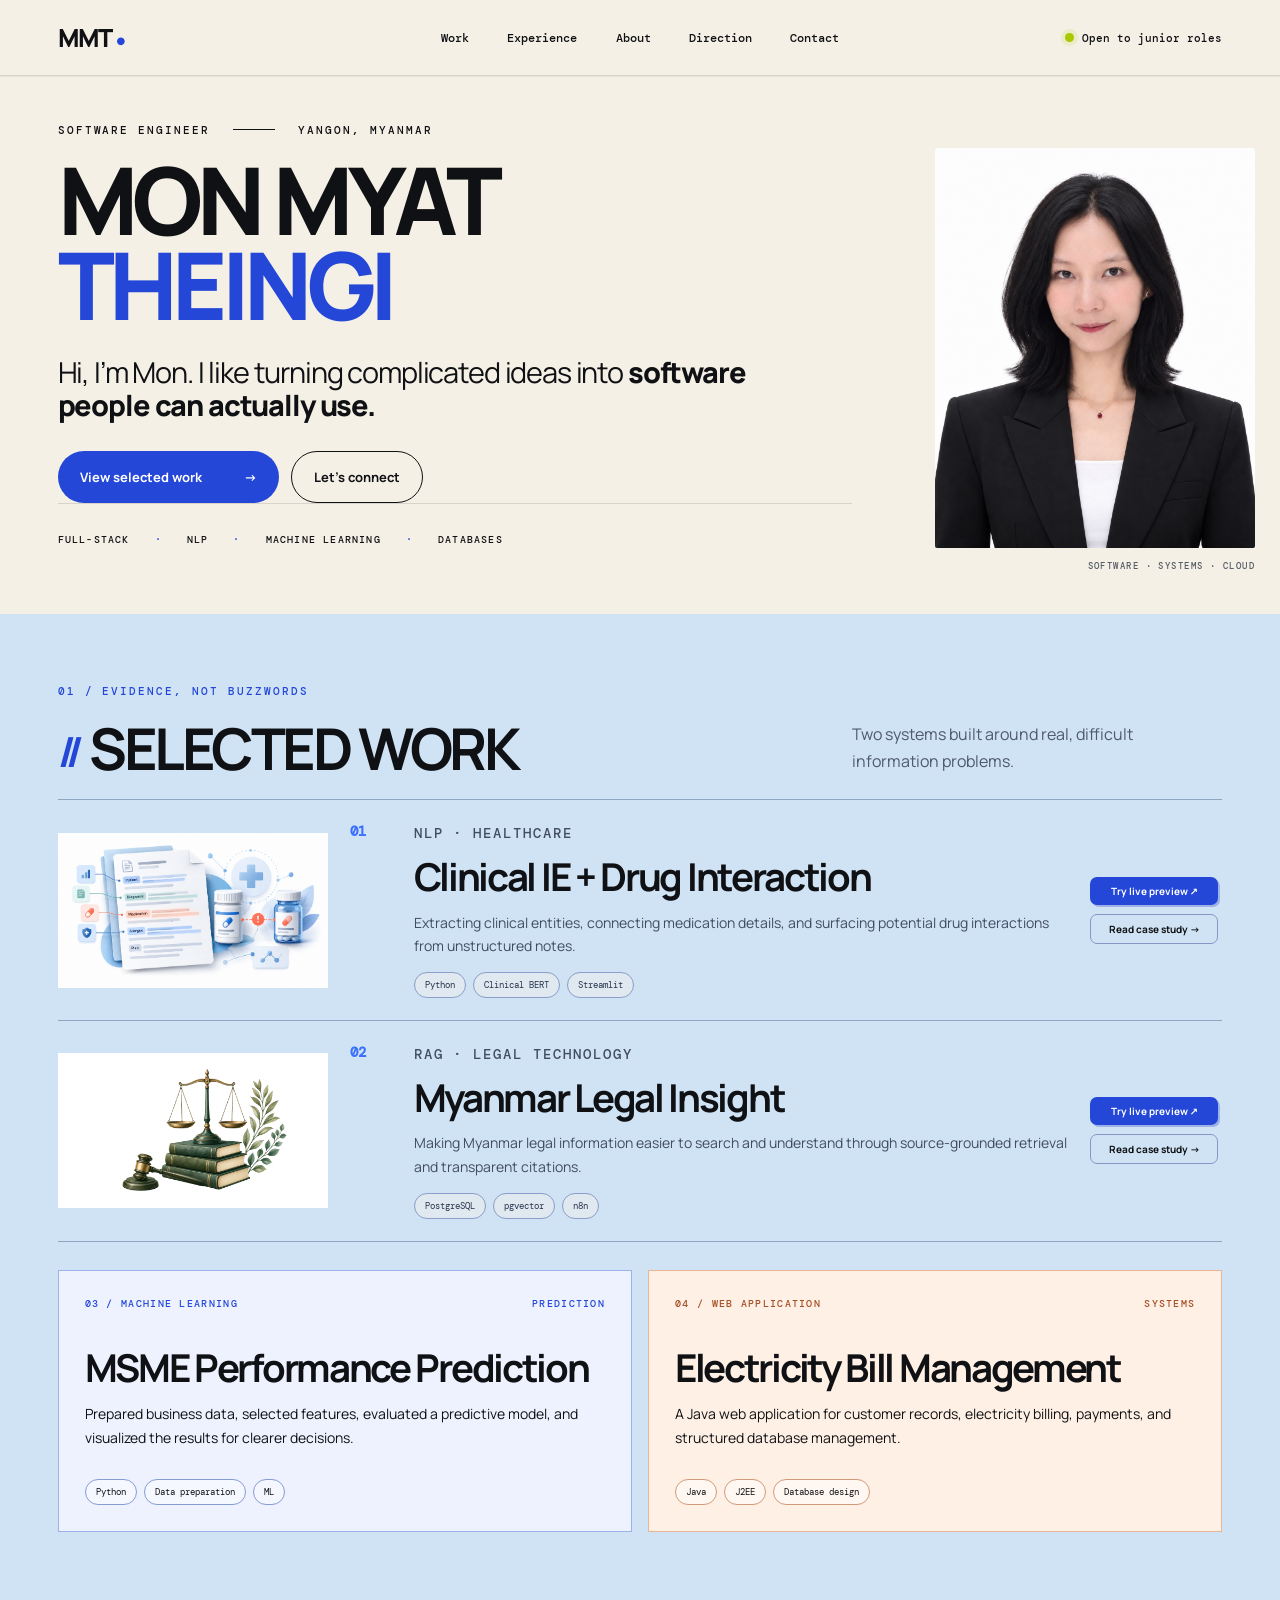
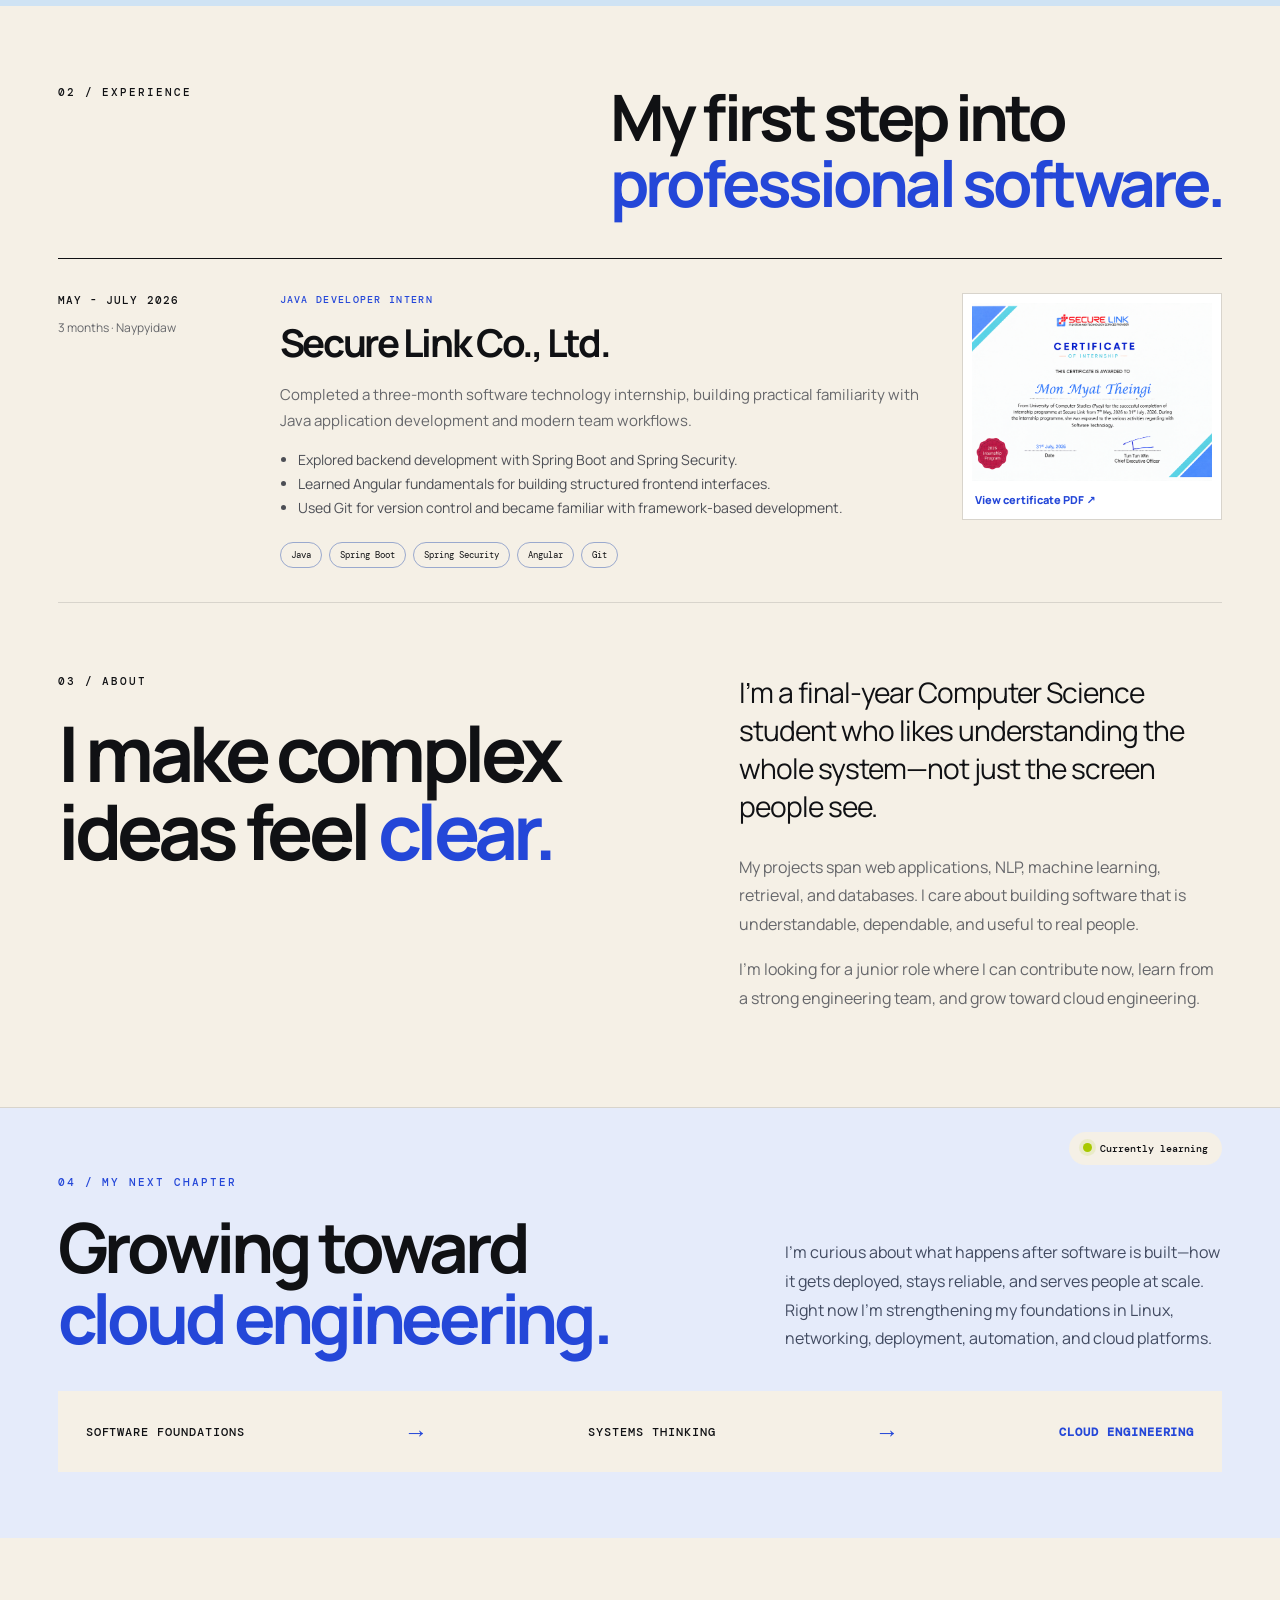
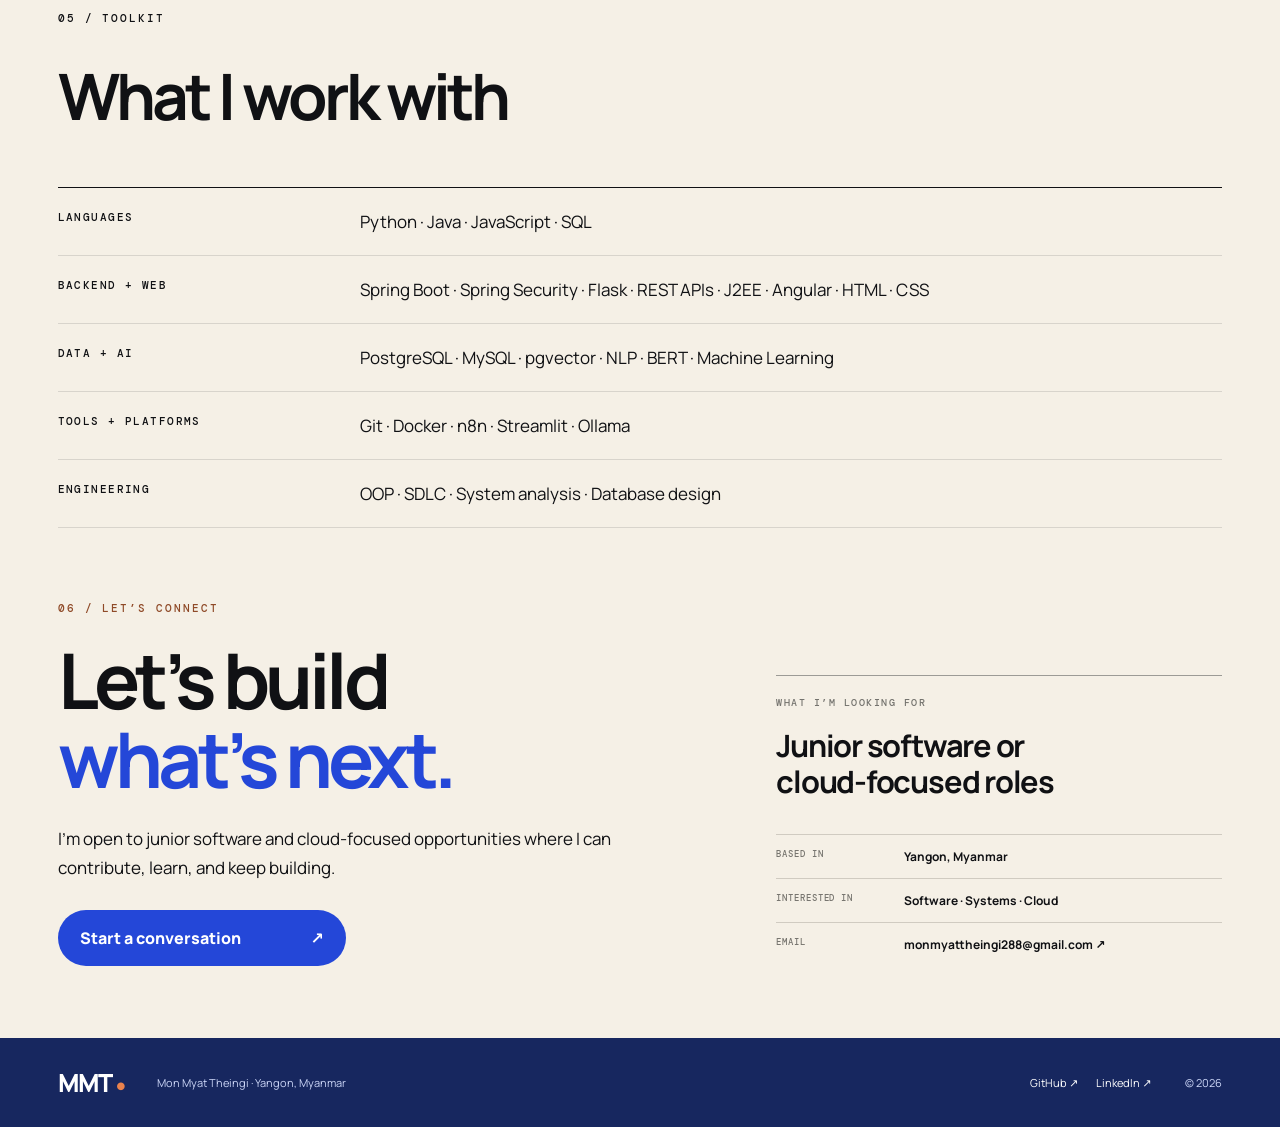
<file: index.html>
<!doctype html>
<html lang="en">
<head>
  <meta charset="utf-8">
  <meta name="viewport" content="width=device-width, initial-scale=1">
  <meta name="description" content="Mon Myat Theingi is a software engineer in Yangon building useful systems with AI, data, and code—and growing toward cloud engineering.">
  <meta name="theme-color" content="#f6f2e9">
  <title>Mon Myat Theingi | Software Engineer</title>
  <link rel="preconnect" href="https://fonts.googleapis.com">
  <link rel="preconnect" href="https://fonts.gstatic.com" crossorigin>
  <link href="https://fonts.googleapis.com/css2?family=DM+Mono:wght@400;500&family=Manrope:wght@400;500;600;700;800&display=swap" rel="stylesheet">
  <link rel="stylesheet" href="style.css">
</head>
<body>
  <a class="skip-link" href="#main">Skip to content</a>
  <header class="site-header" id="top">
    <a class="logo" href="#top" aria-label="Mon Myat Theingi, home">MMT<span>●</span></a>
    <button class="menu-button" type="button" aria-expanded="false" aria-controls="site-nav">Menu <span aria-hidden="true">＋</span></button>
    <nav id="site-nav" aria-label="Main navigation"><a href="#projects">Work</a><a href="#experience">Experience</a><a href="#about">About</a><a href="#direction">Direction</a><a href="#contact">Contact</a></nav>
    <div class="header-meta"><span class="status-dot"></span>Open to junior roles</div>
  </header>
  <main id="main">
    <section class="hero" aria-labelledby="hero-title">
      <div class="hero-copy reveal">
        <p class="eyebrow">Software engineer <span></span> Yangon, Myanmar</p>
        <h1 id="hero-title">MON MYAT<br><strong>THEINGI</strong></h1>
        <p class="hero-intro">Hi, I’m Mon. I like turning complicated ideas into <b>software people can actually use.</b></p>
        <div class="hero-actions"><a class="button button-primary" href="#projects">View selected work <span aria-hidden="true">→</span></a><a class="button button-secondary" href="mailto:monmyattheingi288@gmail.com">Let’s connect</a></div>
        <ul class="hero-disciplines" aria-label="Areas of practice"><li>Full-stack</li><li>NLP</li><li>Machine learning</li><li>Databases</li></ul>
      </div>
      <div class="hero-visual reveal">
        <div class="hero-portrait"><img src="assets/profile-professional.png" alt="Professional portrait of Mon Myat Theingi"></div>
        <p class="visual-caption">Software · systems · cloud</p>
      </div>
    </section>
    <section class="projects-section" id="projects" aria-labelledby="projects-title">
      <div class="section-title reveal"><p class="eyebrow blue">01 / Evidence, not buzzwords</p><h2 id="projects-title"><span>//</span> SELECTED WORK</h2><p>Two systems built around real, difficult information problems.</p></div>
      <div class="project-list">
        <article class="project-row reveal">
          <div class="project-visual clinical-visual"><img src="assets/clinical-preview-v2.png" alt="Clinical note entity extraction and medication interaction illustration"></div><div class="project-number">01</div>
          <div class="project-copy"><p class="project-kicker">NLP · Healthcare</p><h3>Clinical IE + Drug Interaction</h3><p>Extracting clinical entities, connecting medication details, and surfacing potential drug interactions from unstructured notes.</p><div class="project-tags"><span>Python</span><span>Clinical BERT</span><span>Streamlit</span></div></div>
          <div class="project-links"><a href="projects/clinical/index.html">Try live preview ↗</a><a href="clinical-ie.html">Read case study →</a></div>
        </article>
        <article class="project-row reveal">
          <div class="project-visual legal-visual"><img src="assets/legal-hero.png" alt="Myanmar Legal Insight interface preview"></div><div class="project-number">02</div>
          <div class="project-copy"><p class="project-kicker">RAG · Legal technology</p><h3>Myanmar Legal Insight</h3><p>Making Myanmar legal information easier to search and understand through source-grounded retrieval and transparent citations.</p><div class="project-tags"><span>PostgreSQL</span><span>pgvector</span><span>n8n</span></div></div>
          <div class="project-links"><a href="projects/legal/index.html">Try live preview ↗</a><a href="legal-insight.html">Read case study →</a></div>
        </article>
      </div>
      <div class="more-work reveal" aria-label="More projects">
        <article class="small-project"><div><span>03 / Machine learning</span><b>Prediction</b></div><h3>MSME Performance Prediction</h3><p>Prepared business data, selected features, evaluated a predictive model, and visualized the results for clearer decisions.</p><ul><li>Python</li><li>Data preparation</li><li>ML</li></ul></article>
        <article class="small-project orange"><div><span>04 / Web application</span><b>Systems</b></div><h3>Electricity Bill Management</h3><p>A Java web application for customer records, electricity billing, payments, and structured database management.</p><ul><li>Java</li><li>J2EE</li><li>Database design</li></ul></article>
      </div>
    </section>
    <section class="experience-section" id="experience" aria-labelledby="experience-title">
      <div class="experience-heading reveal"><p class="eyebrow">02 / Experience</p><h2 id="experience-title">My first step into<br><span>professional software.</span></h2></div>
      <article class="experience-card reveal">
        <div class="experience-meta"><p>May - July 2026</p><span>3 months · Naypyidaw</span></div>
        <div class="experience-copy"><p class="role-label">Java Developer Intern</p><h3>Secure Link Co., Ltd.</h3><p>Completed a three-month software technology internship, building practical familiarity with Java application development and modern team workflows.</p><ul><li>Explored backend development with Spring Boot and Spring Security.</li><li>Learned Angular fundamentals for building structured frontend interfaces.</li><li>Used Git for version control and became familiar with framework-based development.</li></ul><div class="experience-tags"><span>Java</span><span>Spring Boot</span><span>Spring Security</span><span>Angular</span><span>Git</span></div></div>
        <a class="certificate-link" href="assets/mon-myat-theingi-internship-certificate.pdf" target="_blank"><img src="assets/internship-certificate-professional.png" alt="Secure Link internship completion certificate"><span>View certificate PDF ↗</span></a>
      </article>
    </section>
    <section class="about-section" id="about" aria-labelledby="about-title">
      <div class="about-heading reveal"><p class="eyebrow">03 / About</p><h2 id="about-title">I make complex ideas feel <span>clear.</span></h2></div>
      <div class="about-copy reveal"><p class="about-lead">I’m a final-year Computer Science student who likes understanding the whole system—not just the screen people see.</p><p>My projects span web applications, NLP, machine learning, retrieval, and databases. I care about building software that is understandable, dependable, and useful to real people.</p><p>I’m looking for a junior role where I can contribute now, learn from a strong engineering team, and grow toward cloud engineering.</p></div>
    </section>
    <section class="direction-section" id="direction" aria-labelledby="direction-title">
      <div class="learning-badge"><span class="status-dot"></span>Currently learning</div>
      <div class="direction-intro reveal"><p class="eyebrow blue">04 / My next chapter</p><h2 id="direction-title">Growing toward<br><span>cloud engineering.</span></h2><p>I’m curious about what happens after software is built—how it gets deployed, stays reliable, and serves people at scale. Right now I’m strengthening my foundations in Linux, networking, deployment, automation, and cloud platforms.</p></div>
      <div class="learning-track reveal"><span>Software foundations</span><i>→</i><span>Systems thinking</span><i>→</i><strong>Cloud engineering</strong></div>
    </section>
    <section class="toolkit-section" aria-labelledby="toolkit-title">
      <p class="eyebrow">05 / Toolkit</p><h2 id="toolkit-title">What I work with</h2>
      <div class="toolkit-list reveal"><div><span>Languages</span><p>Python · Java · JavaScript · SQL</p></div><div><span>Backend + Web</span><p>Spring Boot · Spring Security · Flask · REST APIs · J2EE · Angular · HTML · CSS</p></div><div><span>Data + AI</span><p>PostgreSQL · MySQL · pgvector · NLP · BERT · Machine Learning</p></div><div><span>Tools + Platforms</span><p>Git · Docker · n8n · Streamlit · Ollama</p></div><div><span>Engineering</span><p>OOP · SDLC · System analysis · Database design</p></div></div>
    </section>
    <section class="contact-section" id="contact" aria-labelledby="contact-title">
      <div class="contact-main"><p class="eyebrow">06 / Let’s connect</p><h2 id="contact-title">Let’s build<br><span>what’s next.</span></h2><p>I’m open to junior software and cloud-focused opportunities where I can contribute, learn, and keep building.</p><a class="contact-button" href="mailto:monmyattheingi288@gmail.com">Start a conversation <span>↗</span></a></div>
      <aside class="contact-details" aria-label="Availability details"><p class="detail-label">What I’m looking for</p><strong>Junior software or<br>cloud-focused roles</strong><div><span>Based in</span><b>Yangon, Myanmar</b></div><div><span>Interested in</span><b>Software · Systems · Cloud</b></div><div><span>Email</span><a href="mailto:monmyattheingi288@gmail.com">monmyattheingi288@gmail.com ↗</a></div></aside>
    </section>
  </main>
  <footer><a class="logo footer-logo" href="#top">MMT<span>●</span></a><p>Mon Myat Theingi · Yangon, Myanmar</p><div class="footer-links"><a href="https://github.com/Monmyattheingi" target="_blank" rel="noopener noreferrer">GitHub ↗</a><a href="https://www.linkedin.com/in/mon-myat-theingi/" target="_blank" rel="noopener noreferrer">LinkedIn ↗</a></div><span>© 2026</span></footer>
  <script src="main.js"></script>
</body>
</html>
</file>
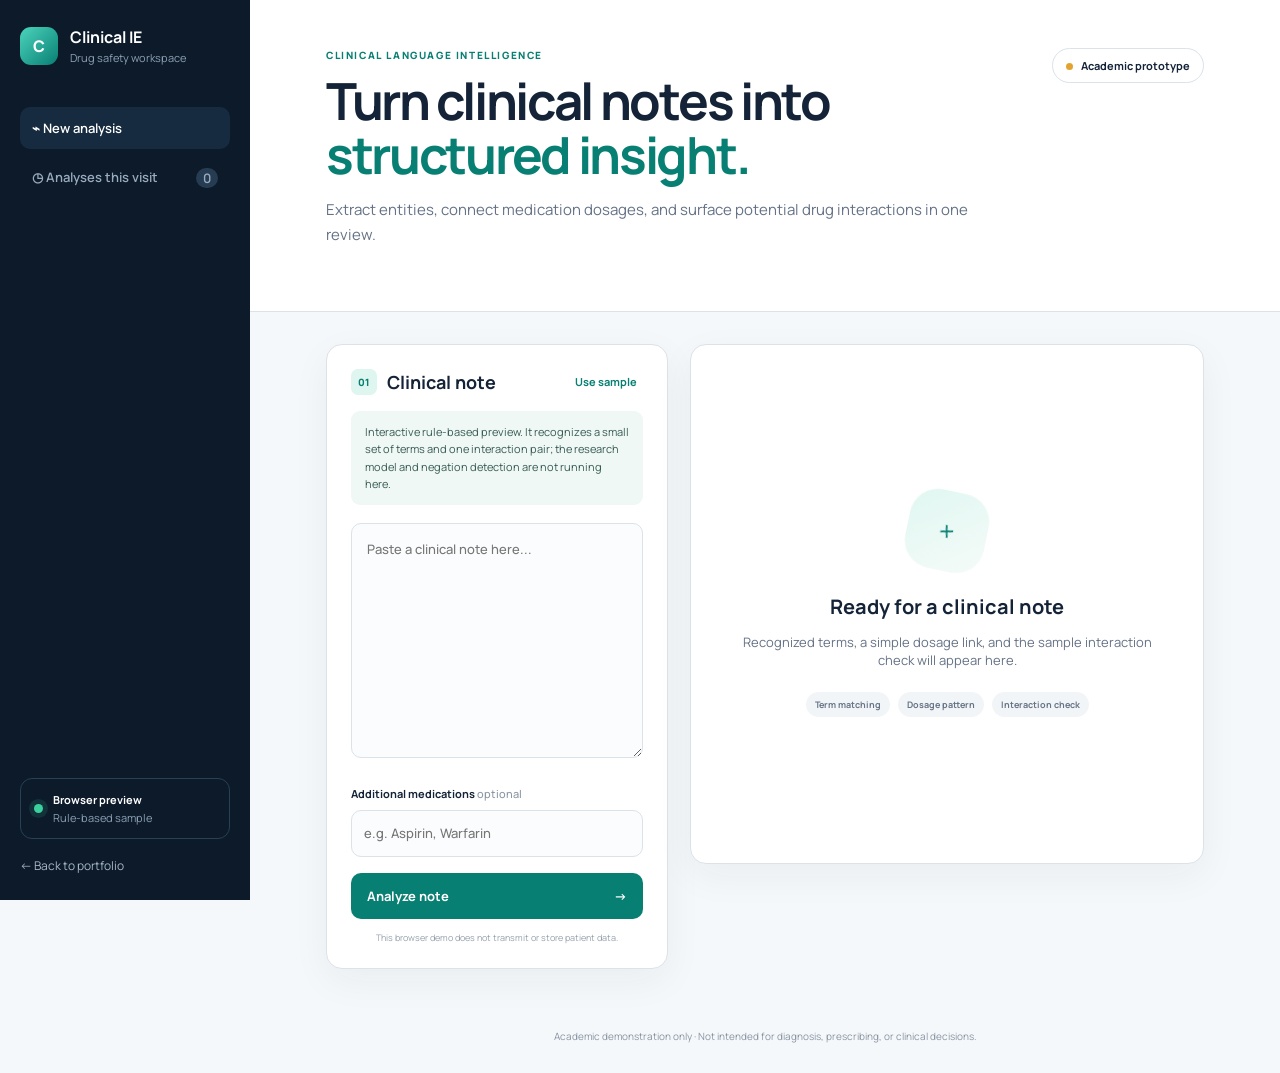
<file: projects/clinical/index.html>
<!doctype html><html lang="en"><head><meta charset="utf-8"><meta name="viewport" content="width=device-width,initial-scale=1"><meta name="description" content="Interactive Clinical IE and Drug Interaction project demo"><title>Clinical IE · Drug Interaction</title><link rel="preconnect" href="https://fonts.googleapis.com"><link rel="preconnect" href="https://fonts.gstatic.com" crossorigin><link href="https://fonts.googleapis.com/css2?family=Manrope:wght@400;500;600;700;800&display=swap" rel="stylesheet"><link rel="stylesheet" href="app.css"></head><body>
<aside class="sidebar"><div class="brand"><span class="brand-icon">C</span><div><strong>Clinical IE</strong><small>Drug safety workspace</small></div></div><nav><button class="active">⌁ New analysis</button><button>◷ Analyses this visit <span id="caseCount">0</span></button></nav><div class="model-card"><span class="pulse"></span><div><strong>Browser preview</strong><small>Rule-based sample</small></div></div><a class="back-link" href="../../index.html">← Back to portfolio</a></aside>
<main><header><div><p class="kicker">CLINICAL LANGUAGE INTELLIGENCE</p><h1>Turn clinical notes into<br><em>structured insight.</em></h1><p class="subtitle">Extract entities, connect medication dosages, and surface potential drug interactions in one review.</p></div><div class="status"><span></span> Academic prototype</div></header>
<section class="workspace"><div class="input-panel"><div class="panel-head"><div><span class="step">01</span><h2>Clinical note</h2></div><button id="sampleBtn" type="button">Use sample</button></div><p class="demo-scope">Interactive rule-based preview. It recognizes a small set of terms and one interaction pair; the research model and negation detection are not running here.</p><textarea id="note" placeholder="Paste a clinical note here..." spellcheck="false"></textarea><label for="extra">Additional medications <span>optional</span></label><input id="extra" placeholder="e.g. Aspirin, Warfarin"><button class="analyze" id="analyzeBtn" type="button"><span>Analyze note</span><b>→</b></button><p class="privacy">This browser demo does not transmit or store patient data.</p></div>
<div class="empty-result" id="empty"><div class="orb"><span>+</span></div><h2>Ready for a clinical note</h2><p>Recognized terms, a simple dosage link, and the sample interaction check will appear here.</p><div class="feature-row"><span>Term matching</span><span>Dosage pattern</span><span>Interaction check</span></div></div>
<div class="results" id="results" hidden><div class="result-top"><div><p class="kicker">ANALYSIS COMPLETE</p><h2>Structured review</h2></div><span class="confidence">Demo output</span></div><div class="metrics"><div><strong id="entityCount">0</strong><span>Entities</span></div><div><strong id="relationCount">0</strong><span>Relations</span></div><div><strong id="interactionCount">0</strong><span>Interactions</span></div></div><section class="result-section"><h3>Extracted entities</h3><div class="chips" id="entityChips"></div></section><section class="result-section"><h3>Medication relationships</h3><div id="relations"></div></section><section class="result-section warning" id="warning"><div class="warning-icon">!</div><div><p class="kicker">POTENTIAL INTERACTION</p><h3 id="warningTitle"></h3><p id="warningText"></p><span id="severity"></span></div></section></div></section>
<footer>Academic demonstration only · Not intended for diagnosis, prescribing, or clinical decisions.</footer></main><script src="app.js"></script></body></html>
</file>
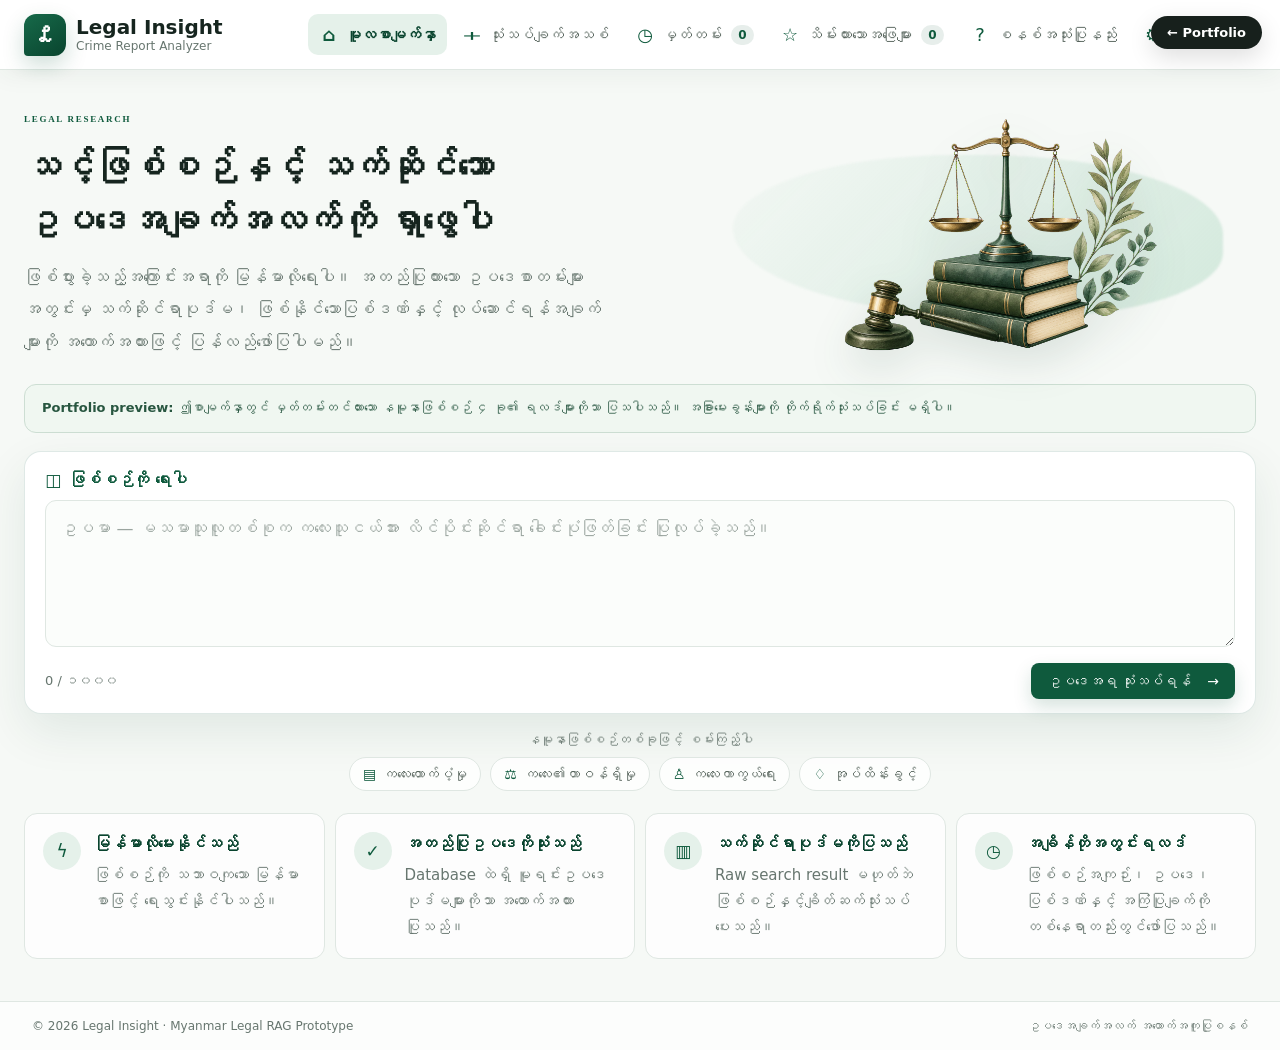
<file: projects/legal/index.html>
<!doctype html>
<html lang="my">
  <head>
    <meta charset="utf-8" />
    <meta name="viewport" content="width=device-width, initial-scale=1" />
    <meta
      name="description"
      content="ဖြစ်စဉ်အကြောင်းအရာကို အတည်ပြုထားသော မြန်မာဥပဒေများနှင့် ချိတ်ဆက်သုံးသပ်ပေးသည့် Legal Insight စနစ်"
    />
    <title>Legal Insight · Crime Report Analyzer</title>
    <link rel="stylesheet" href="styles.css" />
    <style>.portfolio-return{position:fixed;right:18px;top:16px;z-index:100;background:#17201c;color:white;text-decoration:none;padding:10px 16px;border-radius:999px;font:700 13px/1 system-ui;box-shadow:0 8px 24px #0002}.portfolio-return:hover{background:#28745b}</style>
  </head>
  <body>
    <a class="portfolio-return" href="../../index.html">← Portfolio</a>
    <div class="app-shell">
      <header class="sidebar" id="sidebar">
        <a class="brand" href="/" aria-label="Legal Insight ပင်မစာမျက်နှာ">
          <span class="brand-mark" aria-hidden="true">ℒ</span>
          <span class="brand-copy">
            <strong>Legal Insight</strong>
            <small>Crime Report Analyzer</small>
          </span>
        </a>

        <button
          class="menu-button"
          id="menuButton"
          type="button"
          aria-label="လမ်းညွှန်မီနူး ဖွင့်ရန်"
          aria-controls="primaryNavigation"
          aria-expanded="false"
        >
          <span aria-hidden="true">☰</span>
        </button>

        <nav class="side-nav" id="primaryNavigation" aria-label="ပင်မလမ်းညွှန်">
          <button class="active" type="button" data-nav-action="home"><span aria-hidden="true">⌂</span> မူလစာမျက်နှာ</button>
          <button type="button" data-nav-action="new"><span aria-hidden="true">＋</span> သုံးသပ်ချက်အသစ်</button>
          <button type="button" data-nav-view="history"><span aria-hidden="true">◷</span> မှတ်တမ်း <b class="nav-count" id="historyCount">၀</b></button>
          <button type="button" data-nav-view="saved"><span aria-hidden="true">☆</span> သိမ်းထားသောအဖြေများ <b class="nav-count" id="savedCount">၀</b></button>
          <button type="button" data-nav-view="guide"><span aria-hidden="true">?</span> စနစ်အသုံးပြုနည်း</button>
          <!-- <button type="button" data-nav-view="about"><span aria-hidden="true">ⓘ</span> စနစ်အကြောင်း</button> -->
          <button type="button" data-nav-view="settings"><span aria-hidden="true">⚙</span> ဆက်တင်များ</button>
        </nav>
      </header>

      <div class="workspace">
        <main class="main-content" id="home">
          <section class="hero" aria-labelledby="heroTitle">
            <div class="hero-copy-block">
              <div class="eyebrow">LEGAL RESEARCH</div>
              <h1 id="heroTitle"><span>သင့်ဖြစ်စဉ်နှင့် သက်ဆိုင်သော</span><span>ဥပဒေအချက်အလက်ကို ရှာဖွေပါ</span></h1>
              <p>
                ဖြစ်ပွားခဲ့သည့်အကြောင်းအရာကို မြန်မာလိုရေးပါ။ အတည်ပြုထားသော ဥပဒေစာတမ်းများအတွင်းမှ
                သက်ဆိုင်ရာပုဒ်မ၊ ဖြစ်နိုင်သောပြစ်ဒဏ်နှင့် လုပ်ဆောင်ရန်အချက်များကို အထောက်အထားဖြင့် ပြန်လည်ဖော်ပြပါမည်။
              </p>
            </div>
            <div class="hero-art" aria-hidden="true">
              <span class="art-halo"></span>
              <img src="images/legal-hero.png" alt="" />
            </div>
          </section>

          <p class="portfolio-demo-notice"><strong>Portfolio preview:</strong> ဤစာမျက်နှာတွင် မှတ်တမ်းတင်ထားသော နမူနာဖြစ်စဉ် ၄ ခု၏ ရလဒ်များကိုသာ ပြသပါသည်။ အခြားမေးခွန်းများကို တိုက်ရိုက်သုံးသပ်ခြင်း မရှိပါ။</p>
          <form class="question-card" id="questionForm">
            <div class="question-heading">
              <span class="question-icon" aria-hidden="true">◫</span>
              <label for="question">ဖြစ်စဉ်ကို ရေးပါ</label>
            </div>
            <textarea
              id="question"
              name="question"
              rows="4"
              maxlength="1000"
              placeholder="ဥပမာ — မသမာသူလူတစ်စုက ကလေးသူငယ်အား လိင်ပိုင်းဆိုင်ရာ ခေါင်းပုံဖြတ်ခြင်း ပြုလုပ်ခဲ့သည်။"
              required
            ></textarea>
            <div class="question-actions">
              <span id="characterCount">၀ / ၁၀၀၀</span>
              <button type="submit" id="askButton">
                <span>ဥပဒေအရ သုံးသပ်ရန်</span>
                <span aria-hidden="true">→</span>
              </button>
            </div>
          </form>

          <section class="quick-prompts" aria-label="နမူနာဖြစ်စဉ်များ">
            <span>နမူနာဖြစ်စဉ်တစ်ခုဖြင့် စမ်းကြည့်ပါ</span>
            <div class="prompt-list">
              <button type="button" data-question="ဖခင်သည် လင်မယားကွာရှင်းသည့်အခါ ကလေးအား ငွေကြေးထောက်ပံ့မှု မရှိပါ။"><span>▤</span> ကလေးထောက်ပံ့မှု</button>
              <button type="button" data-question="အသက် ၈ နှစ်အရွယ် ကလေးတစ်ဦးက အိမ်နီးချင်း၏ ပစ္စည်းကို ဖျက်ဆီးခဲ့သည်။"><span>⚖</span> ကလေး၏တာဝန်ရှိမှု</button>
              <button type="button" data-question="မသမာသူလူတစ်စုက ကလေးသူငယ်အား လိင်ပိုင်းဆိုင်ရာ ခေါင်းပုံဖြတ်ခြင်း ပြုလုပ်ခဲ့သည်။"><span>♙</span> ကလေးကာကွယ်ရေး</button>
              <button type="button" data-question="လင်မယားကွာရှင်းပြီးနောက် ကလေးအား မည်သူက အုပ်ထိန်းခွင့်ရှိသနည်း။"><span>♢</span> အုပ်ထိန်းခွင့်</button>
            </div>
          </section>

          <section class="feature-grid" id="about" aria-label="စနစ်၏အဓိကလုပ်ဆောင်ချက်များ">
            <article>
              <span class="feature-icon" aria-hidden="true">ϟ</span>
              <div><strong>မြန်မာလိုမေးနိုင်သည်</strong><p>ဖြစ်စဉ်ကို သဘာဝကျသော မြန်မာစာဖြင့် ရေးသွင်းနိုင်ပါသည်။</p></div>
            </article>
            <article>
              <span class="feature-icon" aria-hidden="true">✓</span>
              <div><strong>အတည်ပြုဥပဒေကိုသုံးသည်</strong><p>Database ထဲရှိ မူရင်းဥပဒေပုဒ်မများကိုသာ အထောက်အထားပြုသည်။</p></div>
            </article>
            <article>
              <span class="feature-icon" aria-hidden="true">▥</span>
              <div><strong>သက်ဆိုင်ရာပုဒ်မကိုပြသည်</strong><p>Raw search result မဟုတ်ဘဲ ဖြစ်စဉ်နှင့်ချိတ်ဆက်သုံးသပ်ပေးသည်။</p></div>
            </article>
            <article>
              <span class="feature-icon" aria-hidden="true">◷</span>
              <div><strong>အချိန်တိုအတွင်းရလဒ်</strong><p>ဖြစ်စဉ်အကျဉ်း၊ ဥပဒေ၊ ပြစ်ဒဏ်နှင့် အကြံပြုချက်ကို တစ်နေရာတည်းတွင်ဖော်ပြသည်။</p></div>
            </article>
          </section>

          <section class="result-region" id="resultRegion" hidden aria-live="polite">
            <div class="result-heading">
              <div>
                <h2>ဥပဒေအထောက်အထားအရ</h2>
              </div>
              <div class="result-tools">
                <span class="response-time" id="responseTime"></span>
                <button class="save-result-button" id="saveResultButton" type="button" hidden>☆ သိမ်းမည်</button>
              </div>
            </div>

            <section class="analysis-panel" id="analysisPanel" hidden>
              <div class="analysis-summary">
                <span class="confidence-badge" id="confidenceBadge"></span>
                <div>
                  <span class="analysis-label">ဖြစ်စဉ်အမျိုးအစား</span>
                  <h3 id="classificationName"></h3>
                  <p id="classificationReason"></p>
                </div>
              </div>
              <div class="analysis-grid">
                <article class="analysis-block">
                  <span class="analysis-label">တွေ့ရှိသောအချက်များ</span>
                  <dl id="factList"></dl>
                </article>
                <article class="analysis-block law-block">
                  <span class="analysis-label">ဥပဒေအရသုံးသပ်ချက်</span>
                  <p id="lawSummary"></p>
                  <p class="penalty-text" id="penaltyText" hidden></p>
                </article>
                <article class="analysis-block analysis-actions">
                  <span class="analysis-label">အကြံပြုဆောင်ရွက်ချက်</span>
                  <ol id="recommendedActions"></ol>
                </article>
                <article class="analysis-block related-laws">
                  <div class="related-laws-heading">
                    <span class="analysis-label">ဆက်စပ်ဥပဒေပုဒ်မများ</span>
                    <small>ဖြစ်စဉ်နှင့် တိုက်ရိုက်သက်ဆိုင်သော ပုဒ်မများသာ</small>
                  </div>
                  <div class="related-law-list" id="relatedLawList"></div>
                </article>
              </div>
            </section>

            <article class="answer-card" id="answerCard">
              <div class="answer-icon" aria-hidden="true">§</div>
              <div>
                <span class="analysis-label">အဖြေအကျဉ်း</span>
                <p id="answerText"></p>
              </div>
            </article>

            <div class="sources-layout">
              <details class="source-disclosure">
                <summary>မူရင်းဥပဒေပုဒ်မများ ကြည့်ရန်</summary>
                <div class="source-list" id="sourceList"></div>
              </details>
              <aside class="notice-card">
                <strong>သတိပြုရန်</strong>
                <p id="disclaimerText"></p>
              </aside>
            </div>
          </section>

          <section class="empty-state" id="emptyState" aria-hidden="true"></section>
        </main>

        <footer>
          <p>© 2026 Legal Insight · Myanmar Legal RAG Prototype</p>
          <p>ဥပဒေအချက်အလက် အထောက်အကူပြုစနစ်</p>
        </footer>
      </div>
    </div>

    <dialog class="utility-dialog" id="utilityDialog" aria-labelledby="utilityTitle">
      <div class="utility-dialog-shell">
        <header class="utility-dialog-header">
          <div>
            <span class="section-kicker" id="utilityKicker">LEGAL INSIGHT</span>
            <h2 id="utilityTitle"></h2>
          </div>
          <button class="dialog-close" id="dialogClose" type="button" aria-label="ပိတ်ရန်">×</button>
        </header>
        <div class="utility-dialog-body" id="utilityBody"></div>
      </div>
    </dialog>

    <template id="guideTemplate">
      <section class="guide-layout">
        <article><span>၁</span><div><strong>ဖြစ်စဉ်ကို တိတိကျကျရေးပါ</strong><p>အသက်၊ ပါဝင်သူ၊ လုပ်ရပ်နှင့် ဖြစ်ပွားခဲ့သည့်အခြေအနေကို မြန်မာလို ရေးထည့်ပါ။</p></div></article>
        <article><span>၂</span><div><strong>ဥပဒေအရ သုံးသပ်ရန် နှိပ်ပါ</strong><p>စနစ်က database ရှိ ဥပဒေအပိုင်းများကို ရှာဖွေပြီး သက်ဆိုင်ရာပုဒ်မနှင့် ပြစ်ဒဏ်ကို ချိတ်ဆက်ပေးပါမည်။</p></div></article>
        <article><span>၃</span><div><strong>အဖြေနှင့် မူရင်းပုဒ်မကို စစ်ပါ</strong><p>အဖြေအကျဉ်း၊ သုံးသပ်ချက်၊ ပြစ်ဒဏ်နှင့် ဆက်စပ်ပုဒ်မများကို ဖတ်ပြီး မူရင်းဥပဒေစာသားကို ဖွင့်ကြည့်ပါ။</p></div></article>
        <article><span>၄</span><div><strong>လိုအပ်လျှင် သိမ်းထားပါ</strong><p>☆ သိမ်းမည်ကို နှိပ်၍ အရေးကြီးသောအဖြေကို Saved ထဲတွင် ပြန်ဖွင့်နိုင်ပါသည်။</p></div></article>
      </section>
      <aside class="example-box"><strong>မေးခွန်းကောင်း နမူနာ</strong><p>“လူကြီးတစ်ဦးက ကလေးသူငယ်အား အဓမ္မအလုပ်ခိုင်းစေခဲ့သည်။ မည်သည့်ပုဒ်မနှင့် ပြစ်ဒဏ်သက်ဆိုင်သနည်း။”</p></aside>
      <p class="utility-note">လက်ရှိ database ထဲတွင် ထည့်သွင်းထားသော ဥပဒေများကိုသာ အခြေခံပါသည်။ တရားဝင်ဥပဒေအကြံဉာဏ်အဖြစ် မယူဆသင့်ပါ။</p>
    </template>

    <!-- <template id="aboutTemplate">
      <section class="about-system">
        <div class="about-lead"><span>ℒ</span><div><strong>Legal Insight</strong><p>Crime Report Analyzer · Myanmar Legal RAG Prototype</p></div></div>
        <p>ဖြစ်စဉ်ဖော်ပြချက်ကို database အတွင်းရှိ အတည်ပြုဥပဒေစာတမ်းများနှင့် တိုက်ဆိုင်စစ်ဆေးပြီး သက်ဆိုင်ရာပုဒ်မ၊ ဖြစ်နိုင်သောပြစ်ဒဏ်နှင့် လုပ်ဆောင်ရန်အချက်များကို မြန်မာလိုပြန်ပေးသည့် သုတေသနစနစ်ဖြစ်သည်။</p>
        <div class="system-flow"><span>DOCX</span><i>→</i><span>စာသားခွဲခြမ်း</span><i>→</i><span>Embedding</span><i>→</i><span>Semantic Search</span><i>→</i><span>ဥပဒေအဖြေ</span></div>
        <dl class="about-details"><div><dt>Version</dt><dd>Prototype 2026</dd></div><div><dt>အဖြေဘာသာစကား</dt><dd>မြန်မာ</dd></div><div><dt>ဒေတာအရင်းအမြစ်</dt><dd>ထည့်သွင်းအတည်ပြုထားသော ဥပဒေစာတမ်းများ</dd></div></dl>
      </section>
    </template> -->

    <script src="recorded-api.js"></script>
    <script src="app.js" defer></script>
  </body>
</html>
</file>
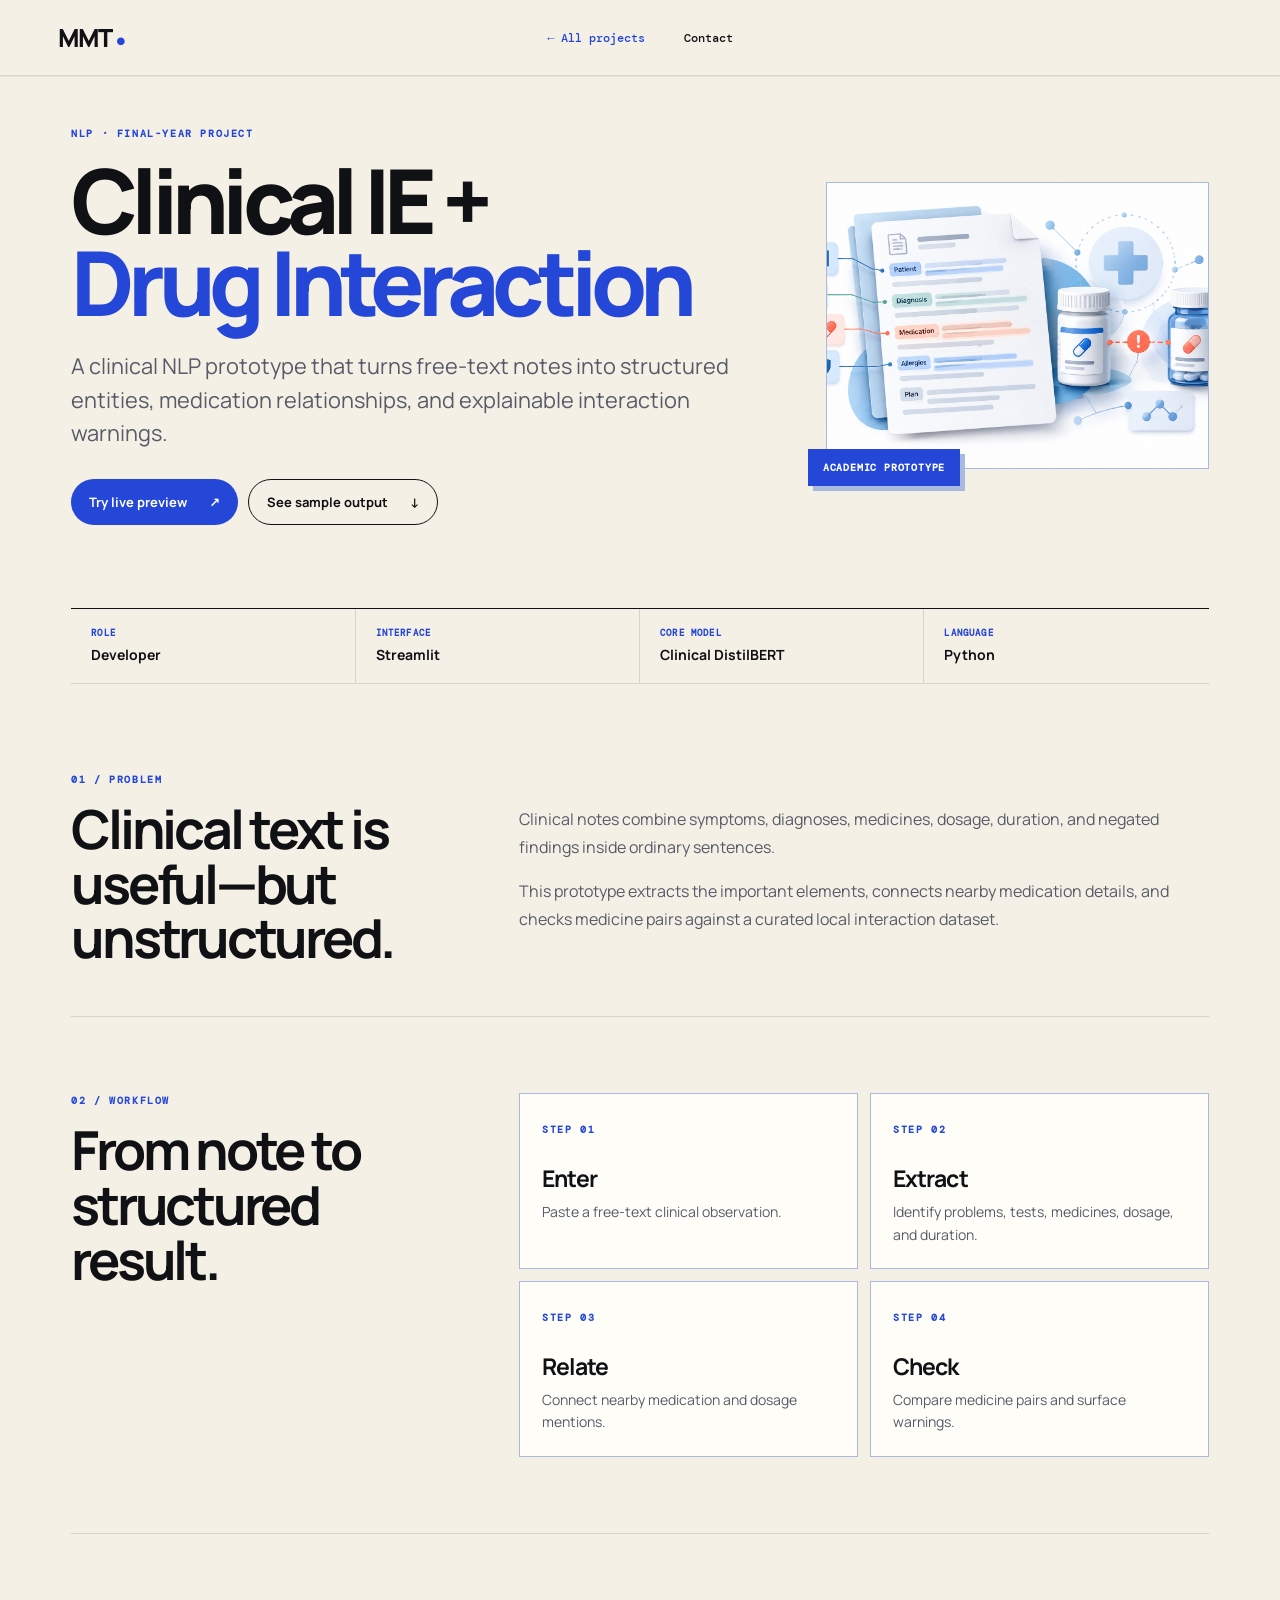
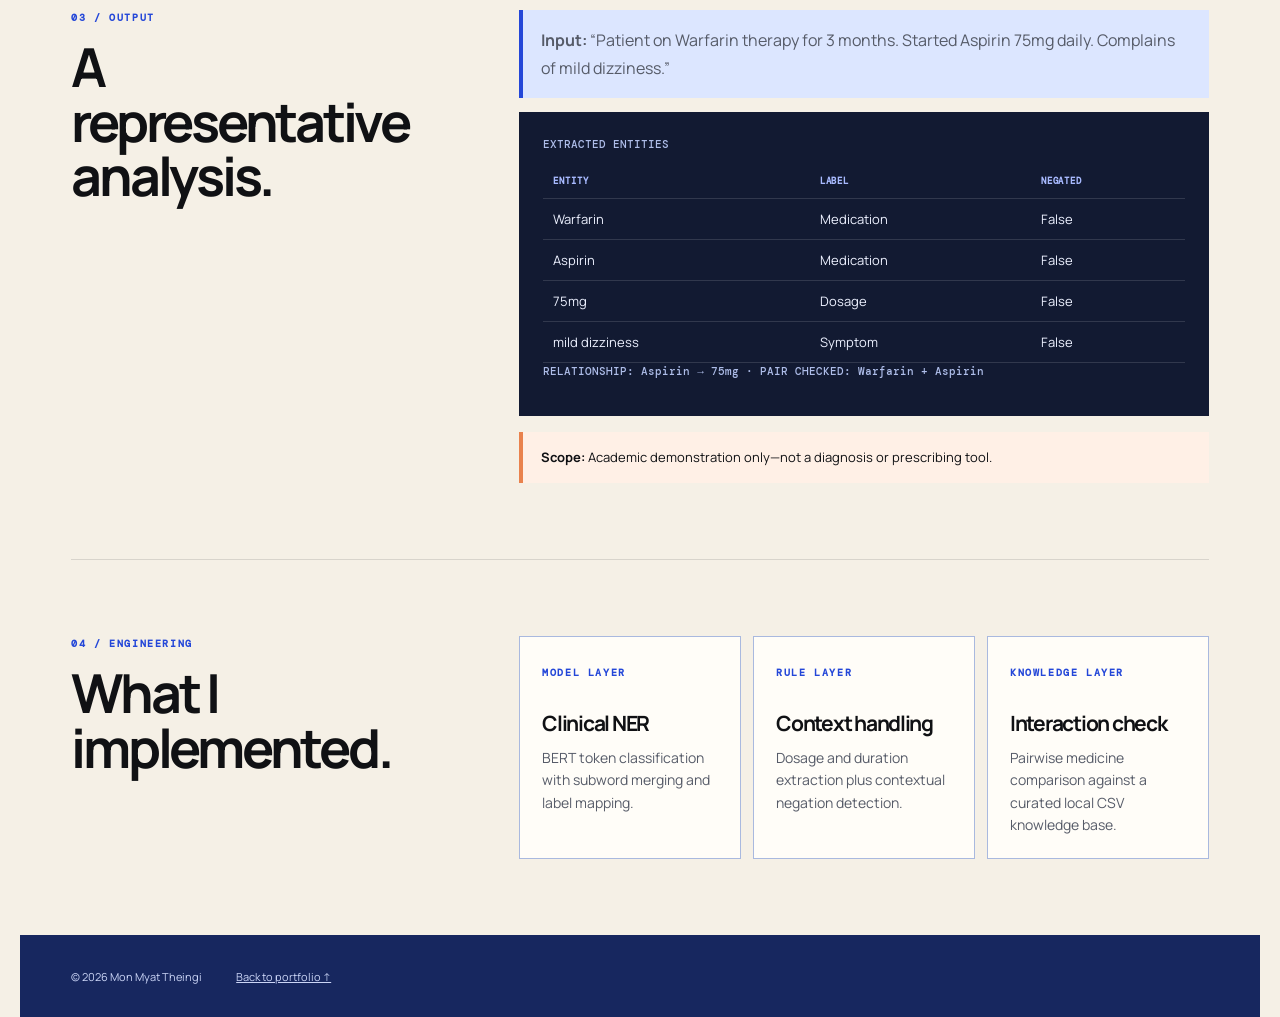
<file: clinical-ie.html>
<!doctype html>
<html lang="en">
<head>
  <meta charset="utf-8">
  <meta name="viewport" content="width=device-width,initial-scale=1">
  <meta name="description" content="Clinical information extraction and drug-interaction project by Mon Myat Theingi">
  <title>Clinical IE + Drug Interaction | Mon Myat Theingi</title>
  <link rel="preconnect" href="https://fonts.googleapis.com">
  <link rel="preconnect" href="https://fonts.gstatic.com" crossorigin>
  <link href="https://fonts.googleapis.com/css2?family=DM+Mono:wght@400;500;600&family=Manrope:wght@400;500;600;700;800&display=swap" rel="stylesheet">
  <link rel="stylesheet" href="case-study.css?v=20261007-3">
</head>
<body>
  <header class="site-header case-header">
    <a class="logo" href="index.html">MMT<span>●</span></a>
    <nav class="case-nav" aria-label="Case study navigation">
      <a href="index.html#projects">← All projects</a>
      <a href="mailto:monmyattheingi288@gmail.com">Contact</a>
    </nav>
  </header>

  <main class="case-main">
    <section class="case-hero">
      <div>
        <p class="case-kicker">NLP · Final-year project</p>
        <h1>Clinical IE +<br><em>Drug Interaction</em></h1>
        <p class="case-lead">A clinical NLP prototype that turns free-text notes into structured entities, medication relationships, and explainable interaction warnings.</p>
        <div class="case-actions">
          <a class="button primary" href="projects/clinical/index.html">Try live preview <span>↗</span></a>
          <a class="button secondary" href="#output">See sample output <span>↓</span></a>
        </div>
      </div>
      <aside class="hero-aside">
        <img src="assets/clinical-preview-v2.png" alt="Clinical information extraction project preview">
        <span class="hero-status">Academic prototype</span>
      </aside>
      <div class="case-meta" aria-label="Project details">
        <div><span>Role</span><strong>Developer</strong></div>
        <div><span>Interface</span><strong>Streamlit</strong></div>
        <div><span>Core model</span><strong>Clinical DistilBERT</strong></div>
        <div><span>Language</span><strong>Python</strong></div>
      </div>
    </section>

    <section class="case-section">
      <div class="section-heading">
        <p class="section-number">01 / Problem</p>
        <h2>Clinical text is useful—but unstructured.</h2>
      </div>
      <div class="section-body">
        <p>Clinical notes combine symptoms, diagnoses, medicines, dosage, duration, and negated findings inside ordinary sentences.</p>
        <p>This prototype extracts the important elements, connects nearby medication details, and checks medicine pairs against a curated local interaction dataset.</p>
      </div>
    </section>

    <section class="case-section">
      <div class="section-heading">
        <p class="section-number">02 / Workflow</p>
        <h2>From note to structured result.</h2>
      </div>
      <div class="section-body flow">
        <article><span class="mini-label">Step 01</span><b>Enter</b><p>Paste a free-text clinical observation.</p></article>
        <article><span class="mini-label">Step 02</span><b>Extract</b><p>Identify problems, tests, medicines, dosage, and duration.</p></article>
        <article><span class="mini-label">Step 03</span><b>Relate</b><p>Connect nearby medication and dosage mentions.</p></article>
        <article><span class="mini-label">Step 04</span><b>Check</b><p>Compare medicine pairs and surface warnings.</p></article>
      </div>
    </section>

    <section class="case-section" id="output">
      <div class="section-heading">
        <p class="section-number">03 / Output</p>
        <h2>A representative analysis.</h2>
      </div>
      <div class="section-body">
        <p class="demo-input"><strong>Input:</strong> “Patient on Warfarin therapy for 3 months. Started Aspirin 75mg daily. Complains of mild dizziness.”</p>
        <div class="demo-panel">
          <p class="demo-note">EXTRACTED ENTITIES</p>
          <table class="demo-table">
            <thead><tr><th>Entity</th><th>Label</th><th>Negated</th></tr></thead>
            <tbody>
              <tr><td>Warfarin</td><td>Medication</td><td>False</td></tr>
              <tr><td>Aspirin</td><td>Medication</td><td>False</td></tr>
              <tr><td>75mg</td><td>Dosage</td><td>False</td></tr>
              <tr><td>mild dizziness</td><td>Symptom</td><td>False</td></tr>
            </tbody>
          </table>
          <p class="demo-note">RELATIONSHIP: Aspirin → 75mg · PAIR CHECKED: Warfarin + Aspirin</p>
        </div>
        <div class="note-box"><strong>Scope:</strong> Academic demonstration only—not a diagnosis or prescribing tool.</div>
      </div>
    </section>

    <section class="case-section">
      <div class="section-heading">
        <p class="section-number">04 / Engineering</p>
        <h2>What I implemented.</h2>
      </div>
      <div class="section-body result-grid">
        <article><span class="mini-label">Model layer</span><h3>Clinical NER</h3><p>BERT token classification with subword merging and label mapping.</p></article>
        <article><span class="mini-label">Rule layer</span><h3>Context handling</h3><p>Dosage and duration extraction plus contextual negation detection.</p></article>
        <article><span class="mini-label">Knowledge layer</span><h3>Interaction check</h3><p>Pairwise medicine comparison against a curated local CSV knowledge base.</p></article>
      </div>
    </section>
  </main>

  <footer class="case-footer"><span>© 2026 Mon Myat Theingi</span><a href="index.html">Back to portfolio ↑</a></footer>
</body>
</html>
</file>
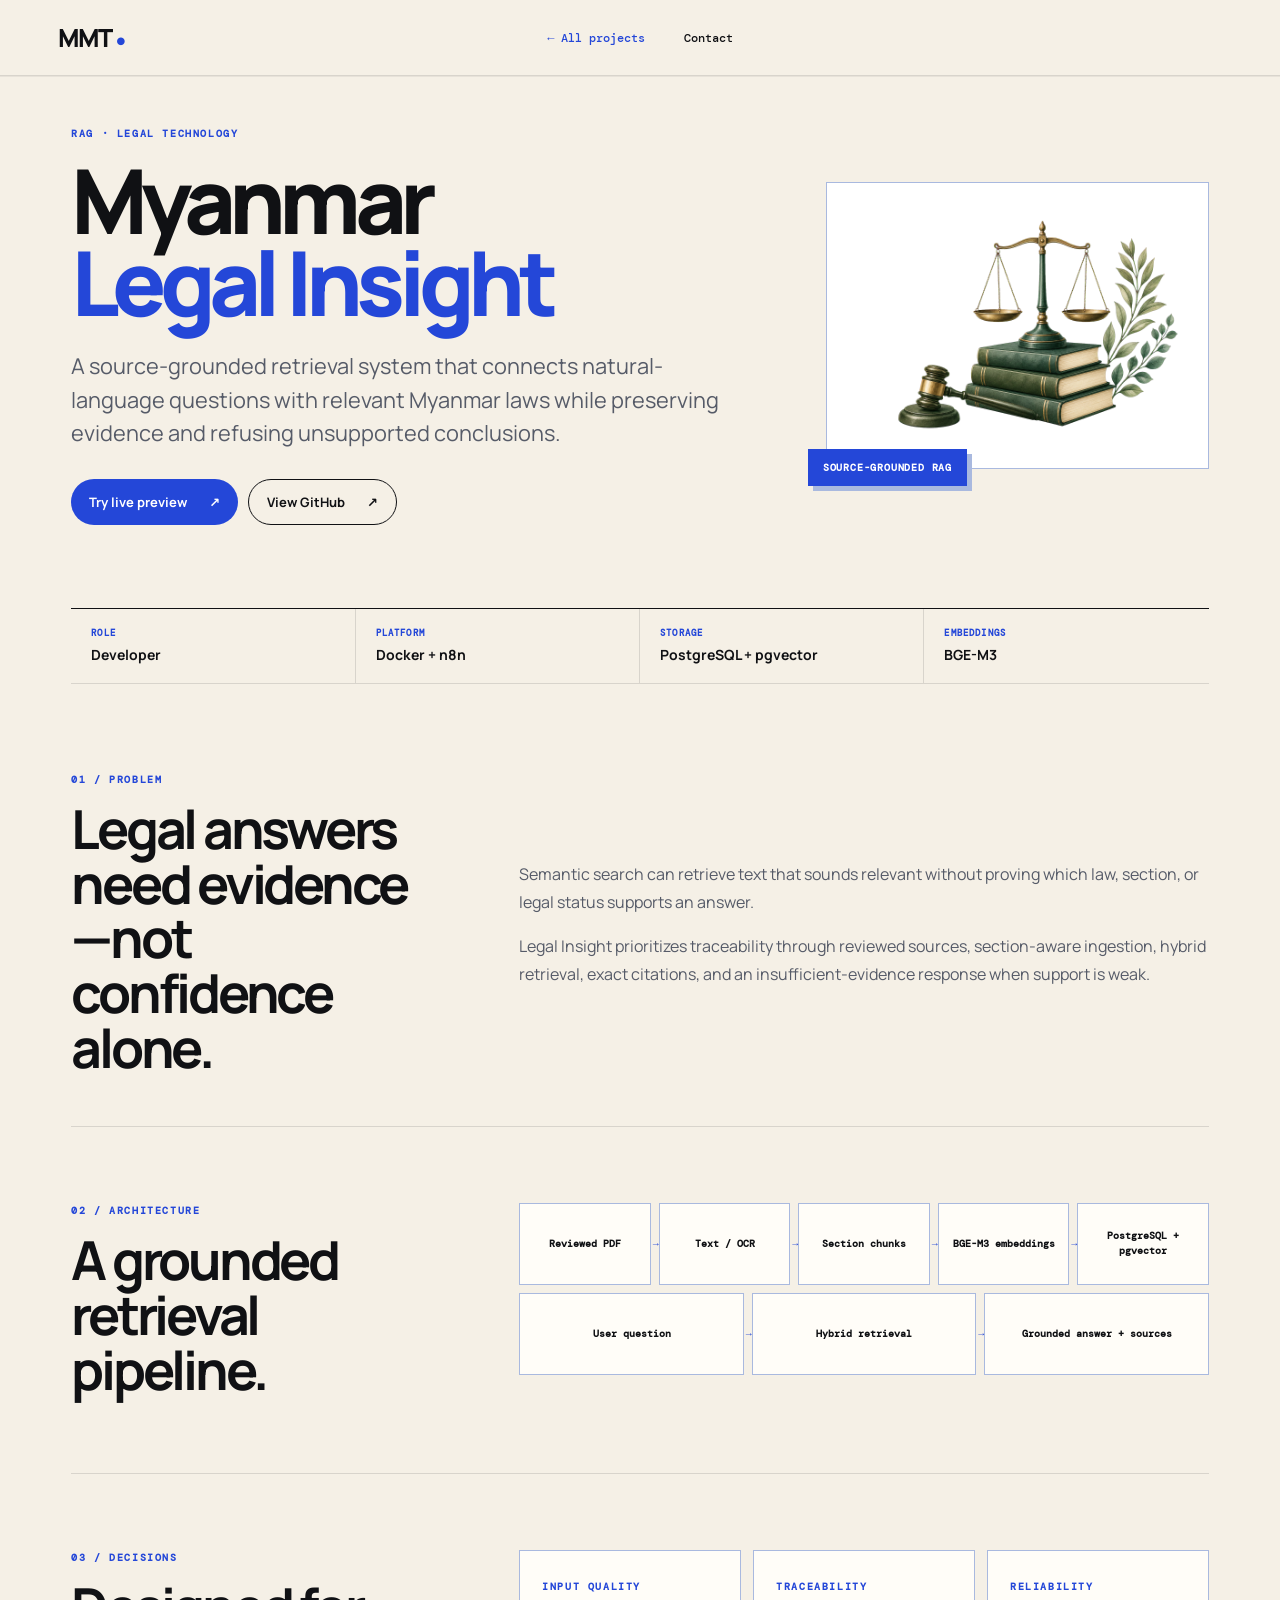
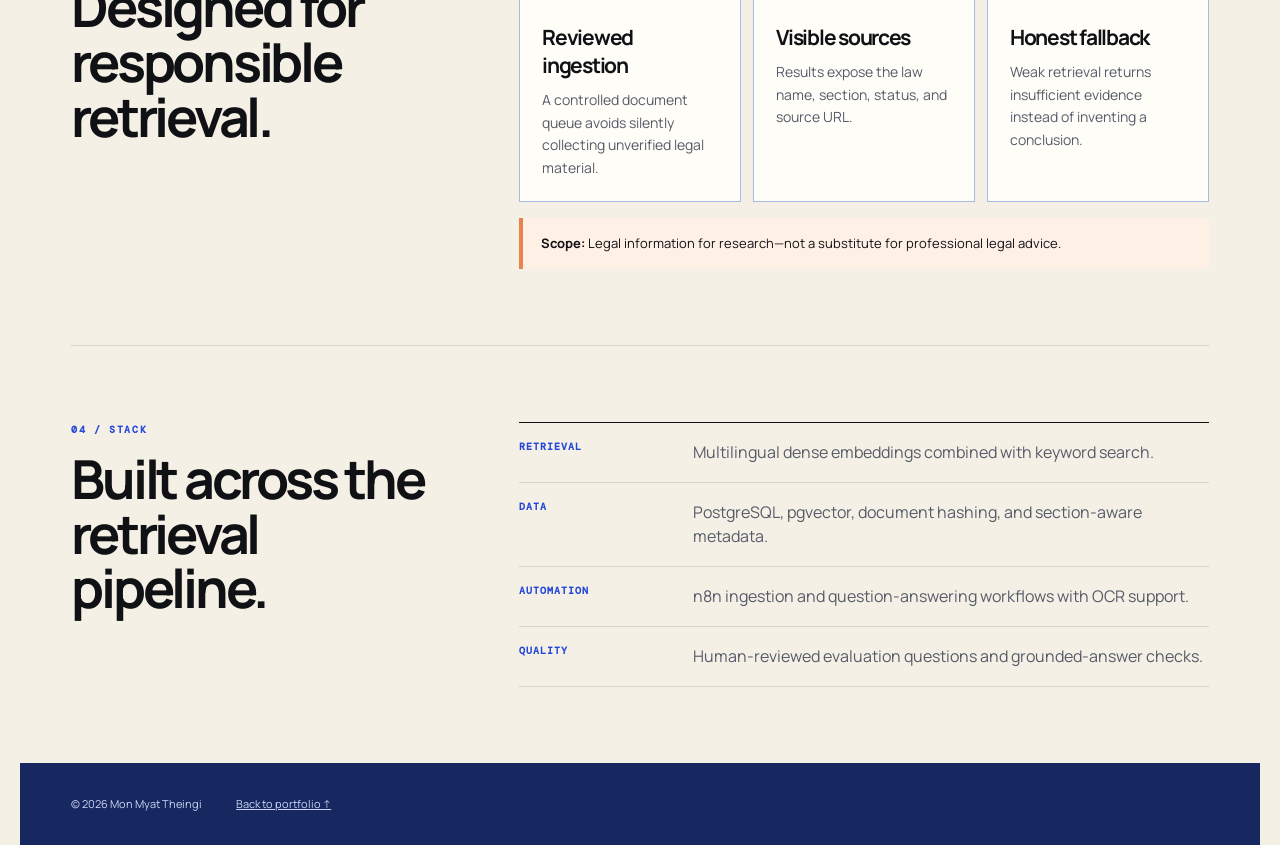
<file: legal-insight.html>
<!doctype html>
<html lang="en">
<head>
  <meta charset="utf-8">
  <meta name="viewport" content="width=device-width,initial-scale=1">
  <meta name="description" content="Myanmar Legal Insight retrieval project by Mon Myat Theingi">
  <title>Myanmar Legal Insight | Mon Myat Theingi</title>
  <link rel="preconnect" href="https://fonts.googleapis.com">
  <link rel="preconnect" href="https://fonts.gstatic.com" crossorigin>
  <link href="https://fonts.googleapis.com/css2?family=DM+Mono:wght@400;500;600&family=Manrope:wght@400;500;600;700;800&display=swap" rel="stylesheet">
  <link rel="stylesheet" href="case-study.css?v=20261007-3">
</head>
<body>
  <header class="site-header case-header">
    <a class="logo" href="index.html">MMT<span>●</span></a>
    <nav class="case-nav" aria-label="Case study navigation">
      <a href="index.html#projects">← All projects</a>
      <a href="mailto:monmyattheingi288@gmail.com">Contact</a>
    </nav>
  </header>

  <main class="case-main">
    <section class="case-hero">
      <div>
        <p class="case-kicker">RAG · Legal technology</p>
        <h1>Myanmar<br><em>Legal Insight</em></h1>
        <p class="case-lead">A source-grounded retrieval system that connects natural-language questions with relevant Myanmar laws while preserving evidence and refusing unsupported conclusions.</p>
        <div class="case-actions">
          <a class="button primary" href="projects/legal/index.html">Try live preview <span>↗</span></a>
          <a class="button secondary" href="https://github.com/Monmyattheingi/legal-insight-rag" target="_blank" rel="noopener noreferrer">View GitHub <span>↗</span></a>
        </div>
      </div>
      <aside class="hero-aside legal">
        <img src="assets/legal-hero.png" alt="Myanmar Legal Insight project illustration">
        <span class="hero-status">Source-grounded RAG</span>
      </aside>
      <div class="case-meta" aria-label="Project details">
        <div><span>Role</span><strong>Developer</strong></div>
        <div><span>Platform</span><strong>Docker + n8n</strong></div>
        <div><span>Storage</span><strong>PostgreSQL + pgvector</strong></div>
        <div><span>Embeddings</span><strong>BGE-M3</strong></div>
      </div>
    </section>

    <section class="case-section">
      <div class="section-heading">
        <p class="section-number">01 / Problem</p>
        <h2>Legal answers need evidence—not confidence alone.</h2>
      </div>
      <div class="section-body">
        <p>Semantic search can retrieve text that sounds relevant without proving which law, section, or legal status supports an answer.</p>
        <p>Legal Insight prioritizes traceability through reviewed sources, section-aware ingestion, hybrid retrieval, exact citations, and an insufficient-evidence response when support is weak.</p>
      </div>
    </section>

    <section class="case-section" id="architecture">
      <div class="section-heading">
        <p class="section-number">02 / Architecture</p>
        <h2>A grounded retrieval pipeline.</h2>
      </div>
      <div class="section-body">
        <div class="architecture" aria-label="Document ingestion pipeline">
          <span>Reviewed PDF</span><span>Text / OCR</span><span>Section chunks</span><span>BGE-M3 embeddings</span><span>PostgreSQL + pgvector</span>
        </div>
        <div class="architecture" aria-label="Question answering pipeline">
          <span>User question</span><span>Hybrid retrieval</span><span>Grounded answer + sources</span>
        </div>
      </div>
    </section>

    <section class="case-section">
      <div class="section-heading">
        <p class="section-number">03 / Decisions</p>
        <h2>Designed for responsible retrieval.</h2>
      </div>
      <div class="section-body">
        <div class="result-grid">
          <article><span class="mini-label">Input quality</span><h3>Reviewed ingestion</h3><p>A controlled document queue avoids silently collecting unverified legal material.</p></article>
          <article><span class="mini-label">Traceability</span><h3>Visible sources</h3><p>Results expose the law name, section, status, and source URL.</p></article>
          <article><span class="mini-label">Reliability</span><h3>Honest fallback</h3><p>Weak retrieval returns insufficient evidence instead of inventing a conclusion.</p></article>
        </div>
        <div class="note-box"><strong>Scope:</strong> Legal information for research—not a substitute for professional legal advice.</div>
      </div>
    </section>

    <section class="case-section">
      <div class="section-heading">
        <p class="section-number">04 / Stack</p>
        <h2>Built across the retrieval pipeline.</h2>
      </div>
      <div class="section-body stack-list">
        <div class="stack-row"><strong>Retrieval</strong><p>Multilingual dense embeddings combined with keyword search.</p></div>
        <div class="stack-row"><strong>Data</strong><p>PostgreSQL, pgvector, document hashing, and section-aware metadata.</p></div>
        <div class="stack-row"><strong>Automation</strong><p>n8n ingestion and question-answering workflows with OCR support.</p></div>
        <div class="stack-row"><strong>Quality</strong><p>Human-reviewed evaluation questions and grounded-answer checks.</p></div>
      </div>
    </section>
  </main>

  <footer class="case-footer"><span>© 2026 Mon Myat Theingi</span><a href="index.html">Back to portfolio ↑</a></footer>
</body>
</html>
</file>
<file: style.css>
:root{--paper:#f6f2e9;--ink:#101114;--blue:#164ff5;--night:#111317;--line:#d8d4cc;--muted:#66676b;--lime:#dfff68;--white:#fff}
*{box-sizing:border-box}html{scroll-behavior:smooth}body{margin:0;background:var(--paper);color:var(--ink);font-family:Manrope,system-ui,sans-serif}img{max-width:100%;display:block}a{color:inherit}button{font:inherit}::selection{background:var(--blue);color:#fff}
.skip-link{position:absolute;left:-10000px;top:10px;z-index:100;background:var(--lime);padding:10px 15px}.skip-link:focus{left:10px}:focus-visible{outline:3px solid var(--blue);outline-offset:4px}
.site-header{height:76px;padding:0 clamp(22px,4.5vw,76px);display:grid;grid-template-columns:1fr auto 1fr;align-items:center;border-bottom:1px solid var(--line);background:rgba(246,242,233,.94);position:relative;z-index:20}.logo{font-size:25px;font-weight:800;letter-spacing:-.08em;text-decoration:none}.logo span{font-size:10px;color:var(--blue);margin-left:6px;vertical-align:middle}.site-header nav{display:flex;gap:clamp(24px,3vw,48px)}.site-header nav a{font:500 12px "DM Mono",monospace;text-decoration:none}.site-header nav a:hover,.footer-links a:hover{color:var(--blue)}.header-meta{justify-self:end;font:500 11px "DM Mono",monospace}.status-dot{display:inline-block;width:9px;height:9px;border-radius:50%;background:#a8c900;margin-right:8px;box-shadow:0 0 0 4px #a8c90022}.menu-button{display:none;background:transparent;border:1px solid var(--ink);border-radius:30px;padding:8px 12px;font-weight:700}
.hero{min-height:calc(100vh - 76px);display:grid;grid-template-columns:1.02fr .98fr;overflow:hidden}.hero-copy{padding:clamp(62px,7vw,115px) clamp(22px,4.5vw,76px) 42px;display:flex;flex-direction:column;justify-content:center}.eyebrow{font:500 11px/1.5 "DM Mono",monospace;text-transform:uppercase;letter-spacing:.18em;margin:0 0 25px}.eyebrow>span{display:inline-block;width:42px;height:1px;background:currentColor;margin:0 14px 4px}.eyebrow.blue{color:#7aa0ff}h1,h2,h3,p{margin-top:0}h1,h2,h3{letter-spacing:-.06em}h1{font-size:clamp(61px,7.3vw,125px);line-height:.77;margin:0 0 35px;font-weight:800;white-space:nowrap}h1 strong{display:inline-block;color:var(--blue);font-weight:800;margin-top:.15em}.hero-intro{font-size:clamp(24px,2.25vw,40px);line-height:1.12;letter-spacing:-.04em;max-width:730px;margin-bottom:30px}.hero-intro b{font-weight:800}.hero-actions{display:flex;gap:12px;flex-wrap:wrap}.button{min-height:52px;padding:14px 22px;border-radius:100px;display:inline-flex;align-items:center;gap:42px;text-decoration:none;font-size:13px;font-weight:700;transition:transform .2s}.button:hover,.contact-button:hover{transform:translateY(-3px)}.button-primary{background:var(--blue);color:white}.button-secondary{border:1px solid var(--ink)}.hero-disciplines{list-style:none;padding:29px 0 0;margin:auto 0 0;display:flex;flex-wrap:wrap;gap:10px 25px;border-top:1px solid var(--line);font:500 10px "DM Mono",monospace;text-transform:uppercase;letter-spacing:.12em}.hero-disciplines li:not(:last-child):after{content:"·";margin-left:25px;color:var(--blue)}
.hero-portrait{position:relative;min-height:680px;background:#c9eaff;overflow:hidden}.hero-portrait:after{content:"";position:absolute;inset:0;background:linear-gradient(90deg,rgba(246,242,233,.12),transparent 20%),linear-gradient(0deg,rgba(17,19,23,.12),transparent 36%);pointer-events:none}.hero-portrait img{width:100%;height:100%;object-fit:cover;object-position:center 38%}.availability{position:absolute;z-index:2;top:28px;right:clamp(22px,4vw,62px);padding:10px 15px;border:1px solid #a9bad0;border-radius:100px;background:rgba(255,255,255,.75);backdrop-filter:blur(8px);font:500 10px "DM Mono",monospace}.portrait-note,.portrait-location{position:absolute;z-index:2;font:500 10px/1.55 "DM Mono",monospace;text-transform:uppercase;letter-spacing:.19em}.portrait-note{right:6%;top:23%}.portrait-location{right:7%;bottom:28%}
.projects-section{padding:95px clamp(22px,4.5vw,76px) 110px;background:var(--night);color:#f5f2ea}.section-title{display:grid;grid-template-columns:1fr auto;align-items:end;gap:20px;margin-bottom:38px}.section-title .eyebrow{grid-column:1/-1;margin-bottom:0}.section-title h2{font-size:clamp(45px,5.8vw,88px);line-height:.95;margin:0}.section-title h2 span{color:var(--blue)}.section-title>p{max-width:370px;color:#9da0a7;line-height:1.7;margin:0}.project-list{border-top:1px solid #383b43}.project-row{display:grid;grid-template-columns:minmax(210px,320px) 48px 1fr auto;gap:28px;align-items:center;padding:30px 0;border-bottom:1px solid #383b43}.project-visual{height:185px;overflow:hidden;background:#292d34}.project-visual img{width:100%;height:100%;object-fit:cover}.clinical-visual{padding:30px;background:linear-gradient(135deg,#dbe4f9,#8793ac);display:flex;flex-direction:column;justify-content:center;align-items:center}.clinical-visual span{color:#101114;background:#edf3ff;padding:7px 13px;margin:-2px;border:1px solid #7ea1ff;font:500 14px "DM Mono",monospace;transform:rotate(-3deg)}.clinical-visual span:nth-child(2){transform:rotate(2deg);background:#bed0ff}.clinical-visual span:nth-child(3){transform:rotate(-1deg)}.project-number{align-self:start;color:#3c70ff;font:700 14px "DM Mono",monospace}.project-kicker{font:500 10px "DM Mono",monospace;text-transform:uppercase;letter-spacing:.14em;color:#858993;margin-bottom:11px}.project-copy h3{font-size:clamp(27px,3vw,46px);line-height:1.05;margin-bottom:13px}.project-copy>p{max-width:700px;color:#b5b7bd;font-size:14px;line-height:1.7}.project-tags{display:flex;gap:7px;flex-wrap:wrap}.project-tags span{border:1px solid #4a4e57;border-radius:100px;padding:6px 10px;font:400 9px "DM Mono",monospace;color:#d2d3d6}.project-links{display:flex;flex-direction:column;gap:13px;min-width:105px}.project-links a{font-size:11px;font-weight:700;text-decoration:none;border-bottom:1px solid #62656b;padding-bottom:5px}.project-links a:hover{color:var(--lime)}
.about-section{padding:120px clamp(22px,4.5vw,76px);display:grid;grid-template-columns:1.1fr .9fr;gap:10vw;border-bottom:1px solid var(--line)}.about-heading h2,.direction-intro h2,.contact-section h2{font-size:clamp(50px,6vw,94px);line-height:1.02;margin:0}.about-heading h2 span,.direction-intro h2 span{color:var(--blue)}.about-copy{align-self:end;max-width:670px}.about-copy p{font-size:16px;line-height:1.8;color:var(--muted)}.about-copy .about-lead{font-size:clamp(22px,2.2vw,34px);line-height:1.35;color:var(--ink);letter-spacing:-.035em}
.direction-section{padding:110px clamp(22px,4.5vw,76px);background:#dce6ff}.direction-intro{display:grid;grid-template-columns:1fr .7fr;gap:8vw;align-items:end}.direction-intro .eyebrow{grid-column:1/-1;color:var(--blue);margin-bottom:0}.direction-intro>p:last-child{font-size:16px;line-height:1.8;color:#424b61;margin:0}.direction-grid{display:grid;grid-template-columns:repeat(3,1fr);margin-top:70px;border-top:1px solid #9faccc;border-left:1px solid #9faccc}.direction-grid article{padding:28px;min-height:220px;border-right:1px solid #9faccc;border-bottom:1px solid #9faccc}.direction-grid span{font:500 11px "DM Mono",monospace;color:var(--blue)}.direction-grid h3{font-size:26px;margin:45px 0 12px}.direction-grid p{font-size:14px;line-height:1.7;color:#4b5367;margin:0}
.toolkit-section{padding:105px clamp(22px,4.5vw,76px)}.toolkit-section h2{font-size:clamp(48px,5vw,76px);margin-bottom:48px}.toolkit-list{border-top:1px solid var(--ink)}.toolkit-list>div{display:grid;grid-template-columns:.35fr 1fr;padding:22px 0;border-bottom:1px solid var(--line)}.toolkit-list span{font:500 11px "DM Mono",monospace;text-transform:uppercase;letter-spacing:.13em}.toolkit-list p{font-size:17px;margin:0}
.contact-section{padding:110px clamp(22px,4.5vw,76px);background:var(--blue);color:#fff}.contact-section .eyebrow{color:#cbd9ff}.contact-section h2 span{color:var(--lime)}.contact-section>p:not(.eyebrow){max-width:620px;font-size:17px;line-height:1.7;margin:27px 0}.contact-button{display:inline-flex;align-items:center;gap:70px;background:var(--lime);color:var(--ink);border-radius:100px;padding:17px 22px;text-decoration:none;font-weight:800;transition:transform .2s}
footer{padding:27px clamp(22px,4.5vw,76px);display:grid;grid-template-columns:auto 1fr auto auto;align-items:center;gap:34px;background:#0c0e11;color:#a6a8ad;font-size:11px}footer p{margin:0}.footer-logo{color:#fff}.footer-links{display:flex;gap:18px}.footer-links a{color:#fff;text-decoration:none}.js-ready .reveal{opacity:0;transform:translateY(18px);transition:opacity .65s,transform .65s}.js-ready .reveal.visible{opacity:1;transform:none}
@media(max-width:1000px){.site-header{grid-template-columns:1fr auto}.header-meta{display:none}.hero{grid-template-columns:1fr}.hero-copy{min-height:650px}.hero-portrait{min-height:700px}.project-row{grid-template-columns:230px 38px 1fr}.project-links{grid-column:3;flex-direction:row}.about-section{grid-template-columns:1fr;gap:55px}.direction-intro{grid-template-columns:1fr}.direction-intro .eyebrow{grid-column:auto}.direction-intro>p:last-child{max-width:650px}.direction-grid{grid-template-columns:1fr}}
@media(max-width:700px){.site-header{height:68px}.menu-button{display:block}.site-header nav{display:none;position:absolute;left:0;right:0;top:68px;background:var(--paper);padding:22px;flex-direction:column;border-bottom:1px solid var(--line)}.site-header nav.open{display:flex}.hero{min-height:auto}.hero-copy{min-height:590px;padding-top:55px}.hero-portrait{min-height:560px}h1{font-size:clamp(55px,18vw,88px)}.hero-disciplines{margin-top:50px}.portrait-note{top:16%}.portrait-location{bottom:18%}.section-title{grid-template-columns:1fr}.project-row{grid-template-columns:55px 1fr;gap:18px}.project-visual{grid-column:1/-1;height:220px}.project-number{grid-column:1}.project-copy{grid-column:2}.project-links{grid-column:2}.direction-grid{margin-top:45px}.toolkit-list>div{grid-template-columns:1fr;gap:12px}footer{grid-template-columns:1fr 1fr}footer p{grid-column:1/-1;grid-row:2}.footer-links{grid-column:1/-1}}
@media(max-width:470px){.hero-copy{min-height:545px}.hero-portrait{min-height:470px}.availability{top:18px;right:18px}.portrait-note{display:none}.hero-intro{font-size:23px}.button{width:100%;justify-content:space-between}.hero-disciplines li:not(:last-child):after{display:none}.projects-section,.about-section,.direction-section,.toolkit-section,.contact-section{padding-top:75px;padding-bottom:75px}.project-copy{grid-column:1/-1}.project-number{display:none}.project-links{grid-column:1/-1}.section-title h2{font-size:44px}.direction-grid article{min-height:190px}.direction-grid h3{margin-top:30px}.contact-button{gap:30px}}
@media(prefers-reduced-motion:reduce){html{scroll-behavior:auto}.reveal{opacity:1!important;transform:none!important;transition:none!important}.button,.contact-button{transition:none}}

/* Personal, warmer revision */
@media(min-width:1001px){.hero{grid-template-columns:1.27fr .73fr}.hero-portrait{min-height:620px;margin:38px 38px 38px 0;border-radius:3px}}
.projects-section{border-top:12px solid #f08a4b}
.more-work{display:grid;grid-template-columns:repeat(2,1fr);gap:18px;margin-top:55px}
.small-project{min-height:300px;padding:31px;background:var(--blue);color:#fff;display:flex;flex-direction:column}
.small-project.orange{background:#f08a4b;color:#17110d}
.small-project>div{display:flex;justify-content:space-between;align-items:start}
.small-project>div span,.small-project>div b{font:500 10px "DM Mono",monospace;text-transform:uppercase;letter-spacing:.13em}
.small-project h3{font-size:clamp(30px,3vw,44px);line-height:1.04;margin:55px 0 14px;max-width:520px}
.small-project p{font-size:14px;line-height:1.7;max-width:590px;margin-bottom:30px}
.small-project ul{list-style:none;display:flex;gap:7px;flex-wrap:wrap;padding:0;margin:auto 0 0}
.small-project li{border:1px solid currentColor;border-radius:100px;padding:6px 10px;font:400 9px "DM Mono",monospace}
.direction-section{padding:100px clamp(22px,4.5vw,76px);position:relative}
.learning-badge{position:absolute;right:clamp(22px,4.5vw,76px);top:35px;font:500 10px "DM Mono",monospace;background:var(--paper);border-radius:100px;padding:10px 14px}
.learning-track{display:flex;align-items:center;justify-content:space-between;gap:20px;margin-top:60px;padding:25px 28px;background:var(--paper);font:500 12px "DM Mono",monospace;text-transform:uppercase;letter-spacing:.08em}
.learning-track i{color:var(--blue);font-style:normal;font-size:24px}.learning-track strong{color:var(--blue)}
@media(max-width:1000px){.hero-portrait{min-height:650px}.direction-grid{display:none}}
@media(max-width:700px){.hero-portrait{min-height:520px}.more-work{grid-template-columns:1fr}.learning-track{align-items:flex-start;flex-direction:column}.learning-track i{transform:rotate(90deg)}}

/* Brighter, tighter composition */
@media(min-width:1001px){
  .hero{grid-template-columns:1.55fr .45fr;min-height:660px}
  .hero-copy{padding-top:64px;padding-bottom:34px}
  .hero-portrait{min-height:500px;max-height:560px;margin:48px 48px 48px 0;align-self:center}
  .hero-portrait img{object-position:48% 35%}
}
.projects-section{padding-top:68px;padding-bottom:74px;background:#dce6ff;color:var(--ink);border-top:10px solid var(--blue)}
.section-title{margin-bottom:24px}.section-title .eyebrow{color:var(--blue)}.section-title>p{color:#4f5870}
.project-list{border-color:#9eafd5}.project-row{padding:22px 0;border-color:#9eafd5;grid-template-columns:minmax(190px,270px) 42px 1fr auto;gap:22px}
.project-visual{height:155px}.project-kicker{color:#526187}.project-copy>p{color:#424c64}.project-tags span{border-color:#8b9dc8;color:#27334e}.project-links a{border-color:#6e82b5}.project-links a:hover{color:var(--blue)}
.more-work{margin-top:28px;gap:14px}.small-project{min-height:245px;padding:26px}.small-project h3{margin-top:38px}.small-project:first-child{background:var(--blue)}
.about-section{padding-top:78px;padding-bottom:78px;gap:7vw}.direction-section{padding-top:78px;padding-bottom:78px}.toolkit-section{padding-top:72px;padding-bottom:72px}.contact-section{padding-top:76px;padding-bottom:78px;background:#f08a4b;color:#17110d}.contact-section .eyebrow{color:#59321c}.contact-section h2 span{color:#fff}.contact-section>p:not(.eyebrow){color:#4e2d1c}.contact-button{background:var(--blue);color:#fff}
footer{background:var(--blue);color:#dfe7ff}.footer-logo,.footer-links a{color:#fff}.footer-logo span{color:var(--lime)}
@media(max-width:1000px){.projects-section,.about-section,.direction-section,.toolkit-section,.contact-section{padding-top:68px;padding-bottom:68px}.hero-portrait{min-height:500px}.project-row{grid-template-columns:200px 35px 1fr}}
@media(max-width:700px){.hero-copy{min-height:520px}.hero-portrait{min-height:400px;max-height:460px}.project-row{grid-template-columns:45px 1fr}.project-visual{height:180px}.learning-badge{top:22px}}
@media(max-width:470px){.hero-portrait{min-height:350px;max-height:390px}.projects-section,.about-section,.direction-section,.toolkit-section,.contact-section{padding-top:58px;padding-bottom:58px}.small-project{min-height:220px}}

/* Final visual balance */
:root{--paper:#f5f0e6;--blue:#2447d8;--lime:#dcefa6}
.site-header{background:rgba(245,240,230,.95)}
.hero{min-height:620px;grid-template-columns:minmax(0,1fr) 370px;align-items:center}
.hero-copy{min-height:0;padding-top:64px;padding-bottom:64px}
.hero-visual{position:relative;width:320px;justify-self:center;padding-top:26px}
.hero-portrait{width:100%;aspect-ratio:4/5;min-height:0!important;max-height:none!important;margin:0!important;border-radius:2px;overflow:hidden;background:#cfe3f4}
.hero-portrait:after{display:none}.hero-portrait img{width:100%;height:100%;object-fit:cover;object-position:center 38%}
.availability{top:0;left:-24px;right:auto;white-space:nowrap;background:var(--paper);border-color:#9aa9ca;box-shadow:5px 5px 0 var(--blue);backdrop-filter:none}
.visual-caption{margin:12px 0 0;text-align:right;font:500 9px "DM Mono",monospace;text-transform:uppercase;letter-spacing:.16em;color:#555b67}
.portrait-note,.portrait-location{display:none}
.projects-section{background:#cfe3f4;border-top:8px solid var(--blue)}
.project-list{border-color:#8ea6c2}.project-row{border-color:#8ea6c2}.project-tags span{background:rgba(245,240,230,.42)}
.small-project{background:var(--blue)}.small-project.orange{background:#e9824d}
.direction-section{background:#e5ebfa}.learning-track{background:var(--paper)}
.contact-section{background:var(--paper);color:var(--ink);border-top:8px solid #e9824d;padding-top:70px;padding-bottom:72px}.contact-section .eyebrow{color:#8f4a28}.contact-section h2 span{color:var(--blue)}.contact-section>p:not(.eyebrow){color:#55565c}.contact-button{background:var(--blue);color:#fff}
footer{background:#17275f;color:#cbd5f6;grid-template-columns:auto 1fr auto auto;min-height:82px}.footer-logo,.footer-links a{color:#fff}.footer-logo span{color:#e9824d}.footer-links{justify-self:end}
@media(max-width:1000px){.hero{grid-template-columns:1fr 320px;min-height:580px}.hero-visual{width:280px}.hero-copy{padding-top:55px;padding-bottom:55px}.availability{left:-18px}.project-row{grid-template-columns:190px 34px 1fr}.contact-section{padding-top:62px;padding-bottom:64px}}
@media(max-width:760px){.hero{grid-template-columns:1fr}.hero-copy{min-height:0;padding-bottom:45px}.hero-visual{width:min(72vw,360px);margin:0 auto 55px}.availability{left:-12px}.project-row{grid-template-columns:45px 1fr}footer{grid-template-columns:1fr auto;gap:18px}.footer-links{justify-self:start;grid-column:1/-1}footer p{grid-column:1/-1;grid-row:auto}}
@media(max-width:470px){.hero-visual{width:min(78vw,320px)}.availability{font-size:9px;padding:9px 12px}.contact-section{padding-top:52px;padding-bottom:55px}footer{padding-top:24px;padding-bottom:24px}}

/* Align hero directly beneath the navigation */
.hero{min-height:auto;align-items:start}
.hero-copy{padding-top:46px;padding-bottom:42px}
.hero-visual{margin-top:46px;margin-bottom:42px}
@media(max-width:1000px){.hero{min-height:auto}.hero-copy{padding-top:42px;padding-bottom:38px}.hero-visual{margin-top:42px;margin-bottom:38px}}
@media(max-width:760px){.hero-copy{padding-top:38px}.hero-visual{margin-top:0;margin-bottom:45px}}

/* Screenshot review corrections */
.hero-visual>.availability{display:none}
.projects-section{border-top:0}
.more-work{gap:16px}
.small-project,.small-project:first-child{background:#eef2ff;color:var(--ink);border:1px solid #9fb2e8}
.small-project.orange{background:#fff0e6;color:var(--ink);border-color:#e9b594}
.small-project>div span,.small-project>div b{color:var(--blue)}
.small-project.orange>div span,.small-project.orange>div b{color:#a54f25}
.small-project li{border-color:#879bd4;background:rgba(255,255,255,.42)}
.small-project.orange li{border-color:#d39a78}
.direction-section{padding-top:66px;padding-bottom:66px}
.direction-intro{column-gap:8vw;row-gap:22px}
.direction-intro .eyebrow{margin-bottom:0}
.direction-intro h2{font-size:clamp(46px,5.4vw,82px)}
.learning-badge{top:24px}
.learning-track{margin-top:38px}
.contact-section{border-top:0}
@media(max-width:1000px){.direction-section{padding-top:60px;padding-bottom:60px}.direction-intro{row-gap:18px}.learning-track{margin-top:32px}}
@media(max-width:700px){.direction-section{padding-top:56px;padding-bottom:56px}.learning-badge{position:static;display:inline-block;margin-bottom:24px}.direction-intro{row-gap:16px}.learning-track{margin-top:28px}}

/* Avoid doubled spacing between toolkit and contact */
.toolkit-section{padding-bottom:30px}
.contact-section{padding-top:42px}
@media(max-width:1000px){.toolkit-section{padding-bottom:26px}.contact-section{padding-top:38px}}
@media(max-width:470px){.toolkit-section{padding-bottom:22px}.contact-section{padding-top:34px}}

/* Sticky navigation */
html{scroll-padding-top:92px}
.site-header{position:sticky;top:0;z-index:100;box-shadow:0 1px 0 rgba(16,17,20,.06);backdrop-filter:blur(14px);-webkit-backdrop-filter:blur(14px)}
@media(max-width:700px){html{scroll-padding-top:80px}}

/* Balanced closing section */
.contact-section{display:grid;grid-template-columns:minmax(0,1.15fr) minmax(300px,.85fr);gap:9vw;align-items:end}
.contact-main>p:not(.eyebrow){max-width:620px;font-size:17px;line-height:1.7;margin:27px 0}
.contact-details{border-top:1px solid #9c9b96;padding-top:20px}
.contact-details .detail-label{font:500 10px "DM Mono",monospace;text-transform:uppercase;letter-spacing:.15em;color:#74736e;margin-bottom:18px}
.contact-details>strong{display:block;font-size:clamp(24px,2.4vw,36px);line-height:1.18;letter-spacing:-.04em;margin-bottom:34px}
.contact-details>div{display:grid;grid-template-columns:110px 1fr;gap:18px;padding:13px 0;border-top:1px solid #d0cbc1;font-size:12px}
.contact-details span{font:500 9px "DM Mono",monospace;text-transform:uppercase;letter-spacing:.1em;color:#77756f}.contact-details b,.contact-details a{font-weight:700;text-decoration:none;overflow-wrap:anywhere}.contact-details a:hover{color:var(--blue)}
@media(max-width:800px){.contact-section{grid-template-columns:1fr;gap:55px}.contact-details{max-width:620px}}
@media(max-width:470px){.contact-section{gap:42px}.contact-details>div{grid-template-columns:1fr;gap:6px}}

/* Make interactive project demos easy to discover */
.project-links{min-width:158px;align-items:stretch}
.project-links a{border:0;padding:11px 14px;font-size:11px;text-align:center;border-radius:100px;white-space:nowrap}
.project-links a:first-child{background:var(--blue);color:#fff;box-shadow:3px 3px 0 #9eb2e8}
.project-links a:first-child:hover{color:#fff;transform:translateY(-2px)}
.project-links a:last-child{border:1px solid #8598c5;background:rgba(245,240,230,.45)}
@media(max-width:1000px){.project-links{min-width:0}.project-links a{min-width:145px}}
@media(max-width:470px){.project-links{width:100%;flex-direction:column}.project-links a{width:100%}}

/* Compact project actions and clean legal artwork */
.project-links{min-width:132px;align-items:flex-start;gap:9px}
.project-links a{padding:8px 11px;font-size:10px;line-height:1.2;border-radius:7px;min-width:128px}
.project-links a:first-child{box-shadow:2px 2px 0 #9eb2e8}
.project-links a:last-child{background:transparent}
.legal-visual{background:#fff;padding:9px}
.legal-visual img{object-fit:contain}
@media(max-width:1000px){.project-links a{min-width:128px}}
@media(max-width:470px){.project-links a{width:auto;align-self:flex-start}}

/* Keep the section title subordinate to the projects */
.section-title h2{font-size:clamp(40px,4.5vw,66px)}
.section-title h2 span{font-size:.72em;vertical-align:.08em}
.clinical-visual{padding:0;background:#fff}
.clinical-visual img{width:100%;height:100%;object-fit:cover;object-position:center}

/* Internship experience */
.experience-section{padding:78px clamp(22px,4.5vw,76px);background:var(--paper)}
.experience-heading{display:flex;align-items:end;justify-content:space-between;gap:40px;margin-bottom:42px}.experience-heading .eyebrow{align-self:flex-start}.experience-heading h2{font-size:clamp(42px,5vw,74px);line-height:1.03;margin:0;max-width:820px}.experience-heading h2 span{color:var(--blue)}
.experience-card{display:grid;grid-template-columns:180px minmax(0,1fr) 260px;gap:42px;padding:34px 0;border-top:1px solid var(--ink);border-bottom:1px solid var(--line);align-items:start}
.experience-meta p{font:500 11px "DM Mono",monospace;text-transform:uppercase;letter-spacing:.1em;margin-bottom:8px}.experience-meta span{font-size:12px;color:var(--muted)}
.experience-copy .role-label{font:500 10px "DM Mono",monospace;text-transform:uppercase;letter-spacing:.13em;color:var(--blue);margin-bottom:10px}.experience-copy h3{font-size:clamp(30px,3vw,45px);margin-bottom:13px}.experience-copy>p:not(.role-label){font-size:15px;line-height:1.7;color:var(--muted);max-width:720px}.experience-copy ul{padding-left:18px;color:#4c4e55;font-size:14px;line-height:1.7}.experience-tags{display:flex;gap:7px;flex-wrap:wrap;margin-top:22px}.experience-tags span{border:1px solid #9aa9ce;border-radius:100px;padding:6px 10px;font:400 9px "DM Mono",monospace}
.certificate-link{display:block;text-decoration:none;background:#fff;border:1px solid var(--line);padding:9px;transition:transform .2s}.certificate-link:hover{transform:translateY(-3px)}.certificate-link img{width:100%;aspect-ratio:1.35;object-fit:cover;object-position:center}.certificate-link span{display:block;padding:11px 3px 3px;font-size:11px;font-weight:800;color:var(--blue)}
@media(max-width:900px){.experience-heading{display:block}.experience-card{grid-template-columns:150px 1fr}.certificate-link{grid-column:2;max-width:340px}}
@media(max-width:650px){.experience-section{padding-top:58px;padding-bottom:58px}.experience-card{grid-template-columns:1fr;gap:25px}.certificate-link{grid-column:auto}.experience-heading h2{font-size:44px}}

/* Avoid doubled spacing between experience and about */
.experience-section{padding-bottom:26px}
.about-section{padding-top:44px}
@media(max-width:650px){.experience-section{padding-bottom:22px}.about-section{padding-top:38px}}
</file>
<file: projects/clinical/app.css>
:root{--navy:#0c1a2a;--ink:#142337;--muted:#657286;--line:#dbe2e8;--paper:#f5f8fa;--white:#fff;--teal:#087f73;--mint:#dff5ef;--red:#b64646;--red-bg:#fff2f0}*{box-sizing:border-box}body{margin:0;background:var(--paper);color:var(--ink);font-family:Manrope,system-ui,sans-serif;display:grid;grid-template-columns:250px 1fr;min-height:100vh}.sidebar{background:var(--navy);color:#fff;padding:26px 20px;display:flex;flex-direction:column;min-height:100vh;position:sticky;top:0;height:100vh}.brand{display:flex;align-items:center;gap:12px;margin-bottom:42px}.brand-icon{width:38px;height:38px;border-radius:11px;display:grid;place-items:center;background:linear-gradient(135deg,#4bd4bd,#087f73);font-weight:800}.brand strong,.brand small{display:block}.brand small{color:#8ea0b4;font-size:11px;margin-top:2px}.sidebar nav{display:grid;gap:7px}.sidebar button{border:0;text-align:left;border-radius:10px;padding:12px;background:transparent;color:#9aabbd;font:600 13px Manrope;cursor:pointer}.sidebar button.active,.sidebar button:hover{background:#172b40;color:#fff}.sidebar button span{float:right;background:#263c52;padding:1px 7px;border-radius:99px}.model-card{margin-top:auto;border:1px solid #2a4055;border-radius:12px;padding:13px;display:flex;gap:10px;align-items:center}.model-card strong,.model-card small{display:block;font-size:11px}.model-card small{color:#8ea0b4;margin-top:3px}.pulse{width:9px;height:9px;background:#3bd19e;border-radius:50%;box-shadow:0 0 0 5px #3bd19e20}.back-link{color:#a8b7c5;text-decoration:none;font-size:12px;margin-top:18px}.back-link:hover{color:#fff}main{min-width:0}header{background:#fff;border-bottom:1px solid var(--line);padding:48px clamp(24px,6vw,76px);display:flex;justify-content:space-between;align-items:flex-start}.kicker{font-size:10px;letter-spacing:.16em;font-weight:800;color:var(--teal);margin:0 0 12px}h1{font-size:clamp(36px,4vw,60px);line-height:1.05;letter-spacing:-.045em;margin:0;font-weight:700}h1 em{font-style:normal;color:var(--teal)}.subtitle{color:var(--muted);max-width:650px;font-size:15px;line-height:1.7}.status{border:1px solid var(--line);border-radius:99px;padding:9px 13px;font-size:11px;font-weight:700;white-space:nowrap}.status span{display:inline-block;width:7px;height:7px;background:#e3a32f;border-radius:50%;margin-right:6px}.workspace{padding:32px clamp(24px,6vw,76px) 60px;display:grid;grid-template-columns:minmax(320px,.8fr) minmax(420px,1.2fr);gap:22px;align-items:start}.input-panel,.empty-result,.results{background:#fff;border:1px solid var(--line);border-radius:16px;box-shadow:0 12px 38px rgba(20,35,55,.05)}.input-panel{padding:24px}.panel-head{display:flex;justify-content:space-between;align-items:center}.panel-head>div{display:flex;align-items:center;gap:10px}.step{font-size:10px;font-weight:800;color:var(--teal);background:var(--mint);padding:6px 7px;border-radius:7px}h2,h3{margin:0}.panel-head h2{font-size:18px}.panel-head button{border:0;background:transparent;color:var(--teal);font:700 11px Manrope;cursor:pointer}textarea,input{width:100%;border:1px solid var(--line);border-radius:10px;background:#fbfcfd;font:500 13px/1.65 Manrope;color:var(--ink);outline:none}textarea{height:235px;resize:vertical;padding:15px;margin:18px 0}input{padding:12px;margin:7px 0 16px}textarea:focus,input:focus{border-color:var(--teal);box-shadow:0 0 0 3px #087f7313}.input-panel label{font-size:11px;font-weight:700}.input-panel label span{font-weight:500;color:#8a96a5}.analyze{width:100%;border:0;border-radius:10px;background:var(--teal);color:#fff;padding:14px 16px;display:flex;justify-content:space-between;font:700 13px Manrope;cursor:pointer}.analyze:hover{background:#066e64}.privacy{text-align:center;color:#96a0ac;font-size:9px;margin:12px 0 0}.empty-result{min-height:520px;display:grid;place-content:center;text-align:center;padding:30px}.orb{width:80px;height:80px;border-radius:28px;background:linear-gradient(145deg,#e0f7f1,#f5fbf9);display:grid;place-items:center;margin:0 auto 22px;transform:rotate(12deg)}.orb span{font-size:28px;color:var(--teal);transform:rotate(-12deg)}.empty-result h2{font-size:20px}.empty-result p{color:var(--muted);max-width:410px;font-size:13px}.feature-row{display:flex;gap:8px;justify-content:center;margin-top:10px}.feature-row span{background:#f2f5f7;border-radius:99px;padding:6px 9px;font-size:9px;font-weight:700;color:#667487}.results{padding:26px}.result-top{display:flex;justify-content:space-between;align-items:start}.result-top h2{font-size:23px}.confidence{background:var(--mint);color:var(--teal);border-radius:99px;padding:7px 10px;font-size:9px;font-weight:800}.metrics{display:grid;grid-template-columns:repeat(3,1fr);border:1px solid var(--line);border-radius:11px;margin:22px 0}.metrics div{padding:13px 16px;border-right:1px solid var(--line)}.metrics div:last-child{border:0}.metrics strong,.metrics span{display:block}.metrics strong{font-size:19px}.metrics span{font-size:9px;text-transform:uppercase;letter-spacing:.08em;color:var(--muted);font-weight:700}.result-section{border-top:1px solid var(--line);padding:20px 0}.result-section h3{font-size:12px;margin-bottom:13px}.chips{display:flex;flex-wrap:wrap;gap:8px}.chip{border:1px solid var(--line);border-radius:8px;padding:8px 10px;font-size:10px;font-weight:700}.chip b{color:var(--teal);font-size:8px;text-transform:uppercase;margin-left:6px}.relation{background:#f6f8fa;border-radius:9px;padding:11px 13px;font-size:11px}.relation strong{color:var(--teal)}.warning{border:1px solid #efc6c0;background:var(--red-bg);border-radius:12px;padding:17px;display:flex;gap:13px}.warning-icon{width:29px;height:29px;border-radius:8px;background:#f7d6d1;color:var(--red);font-weight:800;display:grid;place-items:center}.warning h3{font-size:14px;margin:3px 0 5px}.warning p{font-size:10px;color:#7b5652;margin:0}.warning>div:last-child>span{display:inline-block;margin-top:10px;background:#f4d1cc;color:#9c3f35;padding:4px 7px;border-radius:5px;font-size:8px;font-weight:800;text-transform:uppercase}footer{text-align:center;padding:0 24px 30px;color:#8894a2;font-size:10px}
[hidden]{display:none!important}.demo-scope{margin:16px 0 0;padding:12px 14px;border-radius:9px;background:#eff8f5;color:#385b53;font-size:11px;line-height:1.6}@media(max-width:900px){body{grid-template-columns:1fr}.sidebar{position:static;height:auto;min-height:auto;padding:15px 20px;flex-direction:row;align-items:center}.brand{margin:0}.sidebar nav,.model-card{display:none}.back-link{margin:0 0 0 auto}.workspace{grid-template-columns:1fr}header{padding-top:34px}.status{display:none}}@media(max-width:520px){header{padding:30px 20px}.workspace{padding:20px}.feature-row{flex-wrap:wrap}h1{font-size:40px}.input-panel,.results{padding:18px}.metrics div{padding:11px}}
</file>
<file: projects/legal/styles.css>
:root {
  --ink: #16251f;
  --muted: #67766f;
  --canvas: #f6f9f6;
  --surface: #ffffff;
  --green: #0f5a3d;
  --green-dark: #09442e;
  --green-soft: #e5f1ea;
  --green-pale: #f0f7f3;
  --gold: #bd7b24;
  --line: #dfe7e2;
  --danger: #a4312c;
  --shadow: 0 18px 48px rgba(16, 61, 43, 0.09);
  --header-height: 70px;
}

* { box-sizing: border-box; }
html { scroll-behavior: smooth; }
body {
  margin: 0;
  min-height: 100vh;
  font-size: 20px;
  color: var(--ink);
  background: var(--canvas);
  font-family: "Noto Sans Myanmar", "Myanmar Text", "Pyidaungsu", system-ui, sans-serif;
}
button, textarea { font: inherit; }
button { cursor: pointer; }
a { color: inherit; }
h1, h2, h3, p { margin-top: 0; }


.app-shell { min-height: 100vh; }
.sidebar {
  position: sticky;
  top: 0;
  z-index: 30;
  width: 100%;
  min-height: var(--header-height);
  display: flex;
  align-items: center;
  gap: 24px;
  padding: 10px 24px;
  border-bottom: 1px solid var(--line);
  background: rgba(255,255,255,.96);
  backdrop-filter: blur(16px);
  box-shadow: 0 6px 24px rgba(16,61,43,.05);
}
.brand {
  display: flex;
  flex: 0 0 auto;
  align-items: center;
  gap: 10px;
  color: var(--ink);
  text-decoration: none;
}
.brand-mark {
  width: 42px;
  height: 42px;
  display: grid;
  place-items: center;
  border-radius: 12px 12px 12px 4px;
  color: #fff;
  background: linear-gradient(145deg, #176a4a, var(--green-dark));
  font: 700 23px Georgia, serif;
  box-shadow: 0 9px 22px rgba(15,90,61,.2);
}
.brand-copy { min-width: max-content; }
.brand-copy strong, .brand-copy small { display: block; }
.brand-copy strong { font-size: 20px; line-height: 1.1; white-space: nowrap; }
.brand-copy small { margin-top: 2px; color: var(--muted); font-size: 12px; line-height: 1.15; white-space: nowrap; }
.side-nav { display: flex; align-items: center; justify-content: flex-end; gap: 4px; margin-left: auto; }
.side-nav a, .side-nav button {
  width: auto;
  display: flex;
  align-items: center;
  gap: 7px;
  border: 0;
  border-radius: 10px;
  padding: 10px 11px;
  color: #536159;
  background: transparent;
  text-align: center;
  text-decoration: none;
  font-size: 15px;
  white-space: nowrap;
}
.side-nav a span, .side-nav button span { width: 20px; color: var(--green); font-size: 18px; text-align: center; }
.side-nav a:hover, .side-nav button:hover, .side-nav .active { color: var(--green-dark); background: var(--green-soft); }
.side-nav .active { font-weight: 700; }
.side-nav .nav-count { width: auto; min-width: 23px; margin-left: 2px; border-radius: 999px; padding: 3px 7px; color: var(--green); background: rgba(15,90,61,.1); font-size: 12px; text-align: center; }
.help-card {
  margin-top: auto;
  border: 1px solid var(--line);
  border-radius: 14px;
  padding: 15px;
  background: var(--green-pale);
}
.help-icon { color: var(--green); }
.help-card strong { display: block; margin-top: 7px; font-size: 11px; }
.help-card p { margin: 6px 0 11px; color: var(--muted); font-size: 9px; line-height: 1.65; }
.help-card a, .help-card button {
  display: block;
  width: 100%;
  border: 1px solid rgba(15,90,61,.32);
  border-radius: 8px;
  padding: 7px 9px;
  color: var(--green);
  background: #fff;
  text-align: center;
  text-decoration: none;
  font-size: 9px;
  font-weight: 700;
}

.workspace { min-height: calc(100vh - var(--header-height)); }
.index-status[hidden] { display: none !important; }
.menu-button { width: 46px; height: 42px; display: none; flex: 0 0 46px; place-items: center; margin-left: auto; border: 1px solid var(--line); border-radius: 10px; padding: 0; color: var(--green); background: var(--green-pale); font-family: Arial, Helvetica, sans-serif; font-size: 24px; line-height: 1; }
.menu-button span { display: block; line-height: 1; }
.topbar-mode, .index-status { display: inline-flex; align-items: center; gap: 8px; color: var(--muted); font-size: 11px; }
.topbar-mode span { color: #e5a02e; font-size: 17px; }
.status-dot { width: 7px; height: 7px; border-radius: 50%; background: var(--gold); box-shadow: 0 0 0 4px rgba(189,123,36,.12); }
.index-status.ready .status-dot { background: #2e9664; box-shadow: 0 0 0 4px rgba(46,150,100,.12); }

.main-content { width: min(1280px, calc(100% - 48px)); margin: 0 auto; padding: 36px 0 42px; scroll-margin-top: var(--header-height);}
.hero {
  display: grid;
  grid-template-columns: 1.08fr .92fr;
  align-items: center;
  min-height: 230px;
  gap: 22px;
}
.eyebrow, .section-kicker { color: var(--green); font: 700 9px Georgia, serif; letter-spacing: .19em; }
.hero h1 { margin: 16px 0 13px; font-size: clamp(26px, 3vw, 36px); line-height: 1.5; letter-spacing: -.025em; }
.hero h1 span { display: block; white-space: nowrap; }
.hero p { max-width: 590px; margin-bottom: 0; color: var(--muted); font-size: 12px; line-height: 1.9; }
.hero-art { position: relative; min-height: 230px; display: grid; place-items: center; }
.art-halo { position: absolute; width: 88%; height: 62%; border-radius: 48% 52% 42% 58%; background: linear-gradient(135deg, rgba(229,241,234,.2), rgba(205,230,216,.85)); filter: blur(1px); }
.hero-art img { position: relative; z-index: 1; width: min(100%, 400px); max-height: 260px; object-fit: contain; filter: drop-shadow(0 17px 20px rgba(22,67,49,.12)); }

.question-card {
  border: 1px solid rgba(15,90,61,.13);
  border-radius: 17px;
  padding: 18px 20px 14px;
  background: var(--surface);
  box-shadow: var(--shadow);
}
.question-card:focus-within { border-color: rgba(15,90,61,.42); box-shadow: 0 20px 54px rgba(15,90,61,.12); }
.question-heading { display: flex; align-items: center; gap: 8px; color: var(--green); }
.question-heading label { font-size: 11px; font-weight: 700; }
.question-icon { font-size: 17px; }
textarea {
  width: 100%;
  min-height: 88px;
  resize: vertical;
  border: 1px solid var(--line);
  border-radius: 11px;
  outline: 0;
  margin-top: 10px;
  padding: 13px 14px;
  color: var(--ink);
  background: #fbfdfb;
  font-size: 14px;
  line-height: 1.75;
}
textarea:focus { border-color: rgba(15,90,61,.46); box-shadow: 0 0 0 3px rgba(15,90,61,.07); }
textarea::placeholder { color: #9aa59f; }
.question-actions { display: flex; align-items: center; justify-content: space-between; gap: 16px; padding-top: 11px; }
#characterCount { color: var(--muted); font-size: 10px; }
#askButton {
  display: inline-flex;
  align-items: center;
  gap: 16px;
  border: 0;
  border-radius: 8px;
  padding: 10px 16px;
  color: #fff;
  background: var(--green);
  box-shadow: 0 8px 18px rgba(15,90,61,.17);
  font-size: 11px;
  transition: transform 150ms ease, background 150ms ease;
}
#askButton:hover { transform: translateY(-1px); background: var(--green-dark); }
#askButton:disabled { cursor: wait; opacity: .68; transform: none; }

.quick-prompts { display: grid; justify-items: center; gap: 10px; margin-top: 18px; }
.quick-prompts > span { color: var(--muted); font-size: 10px; }
.prompt-list { display: flex; flex-wrap: wrap; justify-content: center; gap: 9px; }
.prompt-list button {
  display: inline-flex;
  align-items: center;
  gap: 7px;
  border: 1px solid var(--line);
  border-radius: 999px;
  padding: 8px 13px;
  color: #536159;
  background: rgba(255,255,255,.82);
  font-size: 10px;
}
.prompt-list button span { color: var(--green); }
.prompt-list button:hover { color: var(--green); border-color: rgba(15,90,61,.35); background: var(--green-pale); }

.feature-grid { display: grid; grid-template-columns: repeat(4, 1fr); gap: 10px; margin-top: 22px; }
.feature-grid article { display: flex; align-items: flex-start; gap: 13px; min-width: 0; border: 1px solid var(--line); border-radius: 13px; padding: 18px; background: rgba(255,255,255,.78); }
.feature-icon { flex: 0 0 auto; width: 38px; height: 38px; display: grid; place-items: center; border-radius: 50%; color: var(--green); background: var(--green-soft); font-size: 17px; }
.feature-grid strong { display: block; color: var(--green-dark); font-size: 10px; }
.feature-grid p { margin: 5px 0 0; color: var(--muted); font-size: 9px; line-height: 1.65; }

.result-region { padding: 58px 0 24px; }
.result-heading { display: flex; justify-content: space-between; align-items: end; gap: 18px; margin-bottom: 17px; }
.result-heading h2 { margin: 6px 0 0; font-size: clamp(25px, 3vw, 36px); }
.response-time { color: var(--muted); font-size: 10px; }
.result-tools { display: flex; align-items: center; gap: 10px; }
.save-result-button { border: 1px solid rgba(15,90,61,.3); border-radius: 999px; padding: 8px 12px; color: var(--green); background: #fff; font-size: 10px; font-weight: 700; }
.save-result-button:hover, .save-result-button.saved { color: #fff; background: var(--green); }
.analysis-panel, .answer-card, .source-disclosure, .notice-card { border: 1px solid var(--line); background: var(--surface); }
.analysis-panel { margin-bottom: 14px; border-radius: 17px; overflow: hidden; box-shadow: var(--shadow); }
.analysis-summary { display: flex; align-items: flex-start; gap: 15px; padding: 22px 24px; border-bottom: 1px solid var(--line); background: linear-gradient(115deg, var(--green-soft), #fbfdfb); }
.confidence-badge { flex: 0 0 auto; border-radius: 999px; padding: 7px 10px; color: #fff; background: var(--green); font-size: 9px; }
.confidence-badge.urgent { background: var(--danger); }
.confidence-badge.insufficient { background: #7a827e; }
.analysis-label { display: block; margin-bottom: 7px; color: var(--gold); font-size: 9px; font-weight: 700; letter-spacing: .05em; }
.analysis-summary h3 { margin: 0 0 7px; color: var(--green-dark); font-size: 19px; }
.analysis-summary p, .analysis-block p { margin: 0; color: #536159; font-size: 12px; line-height: 1.8; }
.analysis-grid { display: grid; grid-template-columns: 1fr 1fr; }
.analysis-block { min-width: 0; padding: 22px 24px; border-right: 1px solid var(--line); border-bottom: 1px solid var(--line); }
.analysis-block:nth-child(2) { border-right: 0; }
.analysis-actions, .related-laws { grid-column: 1 / -1; border-right: 0; }
.related-laws { border-bottom: 0; background: #fbfcfb; }
.related-laws-heading { display: flex; align-items: end; justify-content: space-between; gap: 14px; margin-bottom: 12px; }
.related-laws-heading small { color: var(--muted); font-size: 9px; }
.related-law-list { display: grid; grid-template-columns: repeat(auto-fit, minmax(210px,1fr)); gap: 9px; }
.related-law-item { display: grid; grid-template-columns: auto 1fr; align-items: start; gap: 10px; border: 1px solid var(--line); border-radius: 12px; padding: 13px; background: #fff; }
.related-law-role { border-radius: 999px; padding: 5px 8px; color: var(--green); background: var(--green-soft); font-size: 8px; white-space: nowrap; }
.related-law-item:first-child .related-law-role { color: #fff; background: var(--green); }
.related-law-item strong { display: block; margin-bottom: 5px; color: var(--green-dark); font-size: 11px; }
.related-law-item p { margin: 0; color: #536159; font-size: 10px; line-height: 1.65; }
#factList { display: grid; gap: 10px; margin: 0; }
#factList div { display: grid; grid-template-columns: minmax(96px,.65fr) 1.35fr; gap: 10px; }
#factList dt { color: var(--muted); font-size: 10px; }
#factList dd { margin: 0; color: var(--ink); font-size: 11px; line-height: 1.65; }
.penalty-text { margin-top: 13px !important; border-left: 3px solid var(--danger); padding: 10px 0 10px 12px; color: var(--ink) !important; background: rgba(164,49,44,.04); }
#recommendedActions { display: grid; gap: 7px; margin: 0; padding-left: 20px; color: #536159; font-size: 11px; line-height: 1.7; }
.answer-card { display: grid; grid-template-columns: 44px 1fr; gap: 16px; border-radius: 16px; padding: 22px; box-shadow: var(--shadow); }
.answer-card.insufficient { border-color: rgba(164,49,44,.25); background: #fff9f8; }
.answer-icon { width: 38px; height: 38px; display: grid; place-items: center; border-radius: 50%; color: var(--green); background: var(--green-soft); font: 20px Georgia, serif; }
#answerText { margin: 0; font-size: 14px; line-height: 1.85; }
.sources-layout { display: grid; grid-template-columns: minmax(0,1fr) 260px; gap: 15px; margin-top: 15px; }
.source-disclosure { align-self: start; border-radius: 14px; overflow: hidden; }
.source-disclosure summary { cursor: pointer; padding: 14px 16px; color: var(--green); font-size: 11px; font-weight: 700; }
.source-disclosure[open] summary { border-bottom: 1px solid var(--line); }
.source-list { display: grid; gap: 8px; padding: 12px; }
.source-item { border: 1px solid var(--line); border-radius: 11px; padding: 13px; background: #fbfcfb; }
.source-meta { display: flex; flex-wrap: wrap; align-items: center; gap: 7px; margin-bottom: 7px; }
.source-meta strong { color: var(--green-dark); font-size: 11px; }
.source-score { margin-left: auto; color: var(--gold); font-size: 8px; }
.source-item p { margin: 0; color: #536159; font-size: 10px; line-height: 1.7; }
.source-item a { display: inline-block; margin-top: 8px; color: var(--green); font-size: 9px; }
.notice-card { align-self: start; border-radius: 14px; padding: 17px; background: #f2f0e9; }
.notice-card strong { color: var(--danger); font-size: 10px; }
.notice-card p { margin: 8px 0 0; color: var(--muted); font-size: 9px; line-height: 1.7; }
.source-empty { margin: 0; border: 1px dashed rgba(164,49,44,.28); border-radius: 11px; padding: 13px; color: var(--danger); font-size: 10px; }
.error-message { color: var(--danger); }
.empty-state { display: none; }
footer { display: flex; justify-content: space-between; gap: 18px; border-top: 1px solid var(--line); padding: 17px 32px; color: var(--muted); background: rgba(255,255,255,.7); font-size: 8px; }
footer p { margin: 0; }

.utility-dialog { width: min(760px, calc(100% - 32px)); max-height: calc(100vh - 48px); border: 0; border-radius: 22px; padding: 0; color: var(--ink); background: transparent; box-shadow: 0 28px 90px rgba(9,48,33,.24); }
.utility-dialog::backdrop { background: rgba(13,34,27,.48); backdrop-filter: blur(4px); }
.utility-dialog-shell { overflow: hidden; border: 1px solid var(--line); border-radius: 22px; background: #fbfcfa; }
.utility-dialog-header { position: sticky; top: 0; z-index: 2; display: flex; align-items: center; justify-content: space-between; gap: 20px; padding: 22px 24px 18px; border-bottom: 1px solid var(--line); background: rgba(255,255,255,.96); }
.utility-dialog-header h2 { margin: 6px 0 0; color: var(--green-dark); font-size: 24px; }
.dialog-close { width: 36px; height: 36px; display: inline-grid;flex: 0 0 36px; place-items: center; border: 1px solid var(--line);border-radius: 50%; padding: 0;color: var(--muted);background: #fff;  font-family: Arial, Helvetica, sans-serif; font-family: 23px;line-height: 1;}
.dialog-close:hover { color: #fff; background: var(--green); }
.utility-dialog-body { max-height: calc(100vh - 160px); overflow-y: auto; padding: 22px 24px 26px; }
.utility-empty { padding: 54px 20px; color: var(--muted); text-align: center; }
.utility-empty span { display: block; margin-bottom: 12px; color: #a7b6ad; font-size: 34px; }
.utility-list { display: grid; gap: 11px; }
.utility-search { width: 100%; margin-bottom: 14px; border: 1px solid var(--line); border-radius: 11px; padding: 11px 13px; color: var(--ink); background: #fff; font: inherit; font-size: 11px; outline: none; }
.utility-search:focus { border-color: rgba(15,90,61,.48); box-shadow: 0 0 0 3px rgba(15,90,61,.08); }
.utility-item { display: grid; grid-template-columns: 1fr auto; gap: 14px; border: 1px solid var(--line); border-radius: 14px; padding: 15px 16px; background: #fff; }
.utility-item:hover { border-color: rgba(15,90,61,.32); box-shadow: 0 10px 26px rgba(17,67,47,.07); }
.utility-item-main { min-width: 0; }
.utility-item-main strong { display: block; margin-bottom: 6px; color: var(--green-dark); font-size: 12px; line-height: 1.65; }
.utility-item-main p { overflow: hidden; margin: 0 0 7px; color: var(--muted); font-size: 10px; line-height: 1.65; text-overflow: ellipsis; white-space: nowrap; }
.utility-item-meta { display: flex; flex-wrap: wrap; align-items: center; gap: 7px; color: #7b8881; font-size: 9px; }
.utility-tag { border-radius: 999px; padding: 3px 7px; color: var(--green); background: var(--green-soft); }
.utility-item-actions { display: flex; align-items: center; gap: 6px; }
.utility-item-actions button, .settings-actions button { border: 1px solid var(--line); border-radius: 8px; padding: 7px 9px; color: var(--green); background: #fff; font-size: 9px; }
.utility-item-actions button:hover, .settings-actions button:hover { border-color: var(--green); background: var(--green-soft); }
.utility-item-actions .danger-button, .settings-actions .danger-button { color: var(--danger); }
.guide-layout { display: grid; grid-template-columns: 1fr 1fr; gap: 10px; }
.guide-layout article { display: flex; gap: 12px; border: 1px solid var(--line); border-radius: 14px; padding: 16px; background: #fff; }
.guide-layout article > span { flex: 0 0 auto; display: grid; place-items: center; width: 30px; height: 30px; border-radius: 50%; color: var(--green); background: var(--green-soft); font-weight: 700; }
.guide-layout strong { color: var(--green-dark); font-size: 11px; }
.guide-layout p, .about-system > p { margin: 6px 0 0; color: var(--muted); font-size: 10px; line-height: 1.75; }
.example-box, .utility-note { margin: 14px 0 0; border-radius: 13px; padding: 15px 17px; }
.example-box { border: 1px solid rgba(185,124,30,.24); background: #fffaf0; }
.example-box strong { color: var(--gold); font-size: 10px; }
.example-box p { margin: 7px 0 0; font-size: 11px; line-height: 1.7; }
.utility-note { color: #6d746f; background: #eef3ef; font-size: 9px; line-height: 1.7; }
.about-lead { display: flex; align-items: center; gap: 13px; margin-bottom: 14px; }
.about-lead > span { display: grid; place-items: center; width: 48px; height: 48px; border-radius: 14px; color: #fff; background: var(--green); font: italic 28px Georgia, serif; }
.about-lead strong { color: var(--green-dark); font-size: 20px; }
.about-lead p { margin: 3px 0 0; color: var(--muted); font-size: 10px; }
.system-flow { display: flex; flex-wrap: wrap; align-items: center; justify-content: center; gap: 8px; margin: 20px 0; border-radius: 14px; padding: 16px; background: var(--green-soft); }
.system-flow span { border: 1px solid rgba(15,90,61,.18); border-radius: 8px; padding: 7px 9px; color: var(--green-dark); background: #fff; font-size: 9px; }
.system-flow i { color: var(--gold); font-style: normal; }
.about-details { display: grid; grid-template-columns: repeat(3,1fr); gap: 9px; margin: 0; }
.about-details div { border: 1px solid var(--line); border-radius: 11px; padding: 12px; background: #fff; }
.about-details dt { color: var(--muted); font-size: 8px; }
.about-details dd { margin: 5px 0 0; color: var(--green-dark); font-size: 10px; line-height: 1.55; }
.settings-list { display: grid; gap: 10px; }
.setting-row { display: flex; align-items: center; justify-content: space-between; gap: 20px; border-bottom: 1px solid var(--line); padding: 13px 2px; }
.setting-row strong { display: block; font-size: 11px; }
.setting-row small { display: block; margin-top: 4px; color: var(--muted); font-size: 9px; }
.setting-row select { min-width: 150px; border: 1px solid var(--line); border-radius: 8px; padding: 8px 10px; color: var(--ink); background: #fff; font-size: 10px; }
.toggle-control { display: flex; align-items: center; gap: 8px; color: var(--muted); font-size: 10px; }
.service-status { display: flex; align-items: center; gap: 8px; color: var(--muted); font-size: 10px; }
.service-status::before { content: ""; width: 8px; height: 8px; border-radius: 50%; background: #aeb8b2; }
.service-status.ready::before { background: #18a66a; box-shadow: 0 0 0 4px rgba(24,166,106,.12); }
.settings-actions { display: flex; flex-wrap: wrap; gap: 8px; margin-top: 18px; }
body[data-font-size="small"] .app-shell,
body[data-font-size="small"] .utility-dialog {zoom: 0.9;}
body[data-font-size="normal"] .app-shell,
body[data-font-size="normal"] .utility-dialog {zoom: 1;}
body[data-font-size="large"] .app-shell,
body[data-font-size="large"] .utility-dialog {zoom: 1.1;}
/* Larger user-facing typography for improved Myanmar readability. */
.hero p { font-size: 17px; }
.question-heading label { font-size: 16px; }
#caseInput, #question { font-size: 17px; }
#characterCount, .quick-prompts > span { font-size: 13px; }
#askButton { font-size: 14px; }
.quick-prompts button { font-size: 14px; }
.feature-grid strong { font-size: 16px; line-height: 1.55; }
.feature-grid p { font-size: 15px; line-height: 1.75; }
.response-time, .save-result-button { font-size: 13px; }
.analysis-label { font-size: 13px; }
.analysis-summary h3 { font-size: 20px; }
.analysis-summary p, .analysis-block p { font-size: 17px; }
#factList dt { font-size: 14px; }
#factList dd, #recommendedActions { font-size: 16px; }
#answerText { font-size: 17px; }
.related-law-item strong, .source-meta strong { font-size: 14px; }
.related-law-item p, .source-item p { font-size: 15px; }
.source-disclosure summary { font-size: 14px; }
.notice-card strong { font-size: 13px; }
.notice-card p, .source-empty { font-size: 13px; }
.utility-item-main strong, .guide-layout strong, .setting-row strong { font-size: 14px; }
.utility-item-main p, .guide-layout p, .about-system > p, .setting-row small { font-size: 13px; }
.utility-item-meta, .utility-note, .about-details dt { font-size: 12px; }
.about-details dd, .setting-row select, .toggle-control, .service-status { font-size: 13px; }
footer { font-size: 12px; }
body[data-result-detail="compact"] .analysis-block:first-child, body[data-result-detail="compact"] .related-laws, body[data-result-detail="compact"] .source-disclosure { display: none; }

@media (max-width: 1100px) {
  .sidebar { flex-wrap: wrap; column-gap: 12px; row-gap: 0; padding: 10px 20px; }
  .menu-button { display: inline-grid; }
  .side-nav {
    width: 100%;
    max-height: 0;
    overflow: hidden;
    flex-direction: column;
    align-items: stretch;
    gap: 4px;
    margin: 0;
    opacity: 0;
    transition: max-height 180ms ease, opacity 180ms ease, padding 180ms ease;
  }
  .sidebar.open .side-nav { max-height: 520px; padding: 8px 0 4px; opacity: 1; }
  .side-nav a, .side-nav button { width: 100%; justify-content: flex-start; padding: 11px 13px; text-align: left; }
  .side-nav .nav-count { margin-left: auto; }
}
@media (max-width: 900px) {
  .main-content { width: min(900px, calc(100% - 32px)); }
  .feature-grid { grid-template-columns: repeat(2,1fr); }
}
@media (max-width: 720px) {
  .main-content { width: min(100% - 24px, 680px); padding-top: 24px; }
  .hero { grid-template-columns: 1fr; text-align: center; }
  .hero p { margin-left: auto; margin-right: auto; }
  .hero-art { min-height: 180px; order: -1; }
  .hero-art img { max-height: 190px; }
  .question-card { padding: 15px; }
  .feature-grid { grid-template-columns: 1fr 1fr; }
  .analysis-grid { grid-template-columns: 1fr; }
  .analysis-block, .analysis-block:nth-child(2) { border-right: 0; }
  .analysis-actions, .related-laws { grid-column: auto; }
  .sources-layout { grid-template-columns: 1fr; }
  .guide-layout, .about-details { grid-template-columns: 1fr; }
  .utility-dialog-body { padding: 18px; }
}
@media (max-width: 470px) {
  .hero h1 { font-size: 22px; }
  .hero h1 span { white-space: normal; }
  .hero p { font-size: 16px; }
  .question-actions { align-items: stretch; flex-direction: column; }
  #askButton { justify-content: space-between; }
  .feature-grid { grid-template-columns: 1fr; }
  .analysis-summary { flex-direction: column; }
  .related-laws-heading, .result-heading, footer { align-items: flex-start; flex-direction: column; }
  #factList div { grid-template-columns: 1fr; gap: 2px; }
  .utility-item { grid-template-columns: 1fr; }
  .utility-item-actions { justify-content: flex-end; }
  .setting-row { align-items: flex-start; flex-direction: column; }
}
@media (prefers-reduced-motion: reduce) {
  * { scroll-behavior: auto !important; transition: none !important; }
}
.portfolio-demo-notice{margin:18px 0;padding:13px 17px;border:1px solid #cdded3;border-radius:12px;background:#f0f7f1;color:#285640;font-size:13px;line-height:1.6}
</file>
<file: case-study.css>
@import url("style.css");

:root {
  --case-card: #fffdf8;
  --case-blue-soft: #dce6ff;
  --case-blue-line: #a9b9df;
  --case-text-soft: #565b68;
}

body { background: var(--paper); }
.case-header { position: sticky; top: 0; z-index: 100; }
.case-header .case-nav { justify-self: end; }
.case-header .case-nav a:first-child { color: var(--blue); }
.case-main { max-width: 1240px; margin: 0 auto; padding: 0 clamp(22px, 4vw, 58px); }

.case-hero {
  display: grid;
  grid-template-columns: minmax(0, 1.15fr) minmax(300px, .65fr);
  gap: clamp(36px, 6vw, 84px);
  align-items: center;
  padding: clamp(34px, 4vw, 50px) 0 38px;
}
.case-hero > * { min-width: 0; }
.case-kicker,.section-number,.mini-label {
  font: 600 10px/1.5 "DM Mono", monospace;
  text-transform: uppercase;
  letter-spacing: .16em;
  color: var(--blue);
}
.case-kicker { margin-bottom: 18px; }
.case-hero h1 {
  max-width: 760px;
  margin: 0;
  font-size: clamp(52px, 7vw, 96px);
  line-height: .92;
  letter-spacing: -.075em;
  white-space: normal;
}
.case-hero h1 em { color: var(--blue); font-style: normal; }
.case-lead {
  max-width: 720px;
  margin: 26px 0 0;
  font-size: clamp(17px, 1.7vw, 22px);
  line-height: 1.55;
  color: var(--case-text-soft);
}
.case-actions { display: flex; gap: 10px; flex-wrap: wrap; margin-top: 28px; }
.case-actions .button { min-height: 46px; padding: 12px 18px; gap: 22px; }
.case-actions .primary { background: var(--blue); color: #fff; }
.case-actions .secondary { border: 1px solid var(--ink); }

.hero-aside { position: relative; }
.hero-aside img {
  width: 100%;
  aspect-ratio: 4 / 3;
  object-fit: cover;
  background: #fff;
  border: 1px solid var(--case-blue-line);
}
.hero-aside.legal img { object-fit: contain; padding: 16px; }
.hero-status {
  position: absolute;
  left: -18px;
  bottom: -17px;
  background: var(--blue);
  color: #fff;
  padding: 12px 15px;
  box-shadow: 5px 5px 0 #a9b9df;
  font: 600 10px "DM Mono", monospace;
  text-transform: uppercase;
  letter-spacing: .08em;
}

.case-meta {
  grid-column: 1 / -1;
  display: grid;
  grid-template-columns: repeat(4, 1fr);
  border-top: 1px solid var(--ink);
  border-bottom: 1px solid var(--line);
  margin-top: 6px;
}
.case-meta div { min-width: 0; padding: 18px 20px; border-right: 1px solid var(--line); }
.case-meta div:last-child { border-right: 0; }
.case-meta span { display: block; margin-bottom: 7px; font: 600 9px "DM Mono", monospace; text-transform: uppercase; letter-spacing: .13em; color: var(--blue); }
.case-meta strong { display: block; font-size: 14px; line-height: 1.35; }

.case-section {
  display: grid;
  grid-template-columns: minmax(220px, .7fr) minmax(0, 1.3fr);
  gap: clamp(32px, 6vw, 82px);
  padding: clamp(52px, 6vw, 76px) 0;
  border-top: 1px solid var(--line);
}
.case-hero + .case-section {
  align-items: center;
  padding-top: clamp(38px, 4vw, 50px);
  padding-bottom: clamp(38px, 4vw, 50px);
  border-top: 0;
}
.case-hero + .case-section .section-heading,
.case-hero + .case-section .section-body { align-self: center; }
.section-heading { max-width: 440px; }
.section-number { margin-bottom: 15px; }
.case-section h2 { margin: 0; font-size: clamp(34px, 4.2vw, 58px); line-height: 1.02; }
.section-body { min-width: 0; align-self: start; }
.section-body > p { max-width: 760px; font-size: 16px; line-height: 1.75; color: var(--case-text-soft); }
.section-body > p:last-child { margin-bottom: 0; }

.flow { display: grid; grid-template-columns: repeat(2, 1fr); gap: 12px; }
.flow article,.result-grid article {
  background: var(--case-card);
  border: 1px solid var(--case-blue-line);
  padding: 22px;
}
.flow article { min-height: 150px; }
.flow b { display: block; margin: 24px 0 7px; font-size: 23px; letter-spacing: -.04em; }
.flow p,.result-grid p { margin: 0; color: var(--case-text-soft); font-size: 14px; line-height: 1.6; }

.demo-input {
  margin: 0 0 14px;
  padding: 16px 18px;
  background: var(--case-blue-soft);
  border-left: 4px solid var(--blue);
  font-size: 14px;
  line-height: 1.6;
}
.demo-panel { background: #121a32; color: #edf1ff; padding: 24px; overflow: auto; }
.demo-note { color: #aebde9; font: 500 11px/1.6 "DM Mono", monospace; }
.demo-table { width: 100%; min-width: 520px; border-collapse: collapse; }
.demo-table th,.demo-table td { text-align: left; padding: 11px 10px; border-bottom: 1px solid rgba(255,255,255,.13); }
.demo-table th { color: #a8baff; font: 600 9px "DM Mono", monospace; text-transform: uppercase; letter-spacing: .1em; }
.demo-table td { font-size: 13px; }

.result-grid { display: grid; grid-template-columns: repeat(3, 1fr); gap: 12px; }
.result-grid article { min-height: 165px; }
.result-grid h3 { margin: 28px 0 10px; font-size: 21px; }
.note-box { margin-top: 16px; padding: 15px 18px; border-left: 4px solid #e9824d; background: #fff0e6; font-size: 13px; line-height: 1.6; }

.architecture { display: grid; grid-template-columns: repeat(5, 1fr); gap: 8px; }
.architecture span {
  min-height: 82px;
  display: flex;
  align-items: center;
  justify-content: center;
  padding: 12px;
  text-align: center;
  background: var(--case-card);
  border: 1px solid var(--case-blue-line);
  font: 600 10px/1.45 "DM Mono", monospace;
}
.architecture span:not(:last-child)::after { content: "→"; position: absolute; }
.architecture span { position: relative; }
.architecture span:not(:last-child)::after { right: -9px; color: var(--blue); z-index: 2; }
.architecture + .architecture { margin-top: 8px; grid-template-columns: repeat(3, 1fr); }

.stack-list { border-top: 1px solid var(--ink); }
.stack-row { display: grid; grid-template-columns: 150px 1fr; gap: 24px; padding: 17px 0; border-bottom: 1px solid var(--line); }
.stack-row strong { color: var(--blue); font: 600 10px "DM Mono", monospace; text-transform: uppercase; letter-spacing: .1em; }
.stack-row p { margin: 0; color: var(--case-text-soft); line-height: 1.55; }

.case-footer { max-width: 1240px; margin: 0 auto; padding-left: clamp(22px, 4vw, 58px); padding-right: clamp(22px, 4vw, 58px); }

@media (max-width: 850px) {
  .case-header { grid-template-columns: 1fr auto; }
  .case-header .case-nav { display: flex; position: static; padding: 0; background: none; border: 0; }
  .case-hero { grid-template-columns: 1fr; padding-top: 44px; gap: 34px; }
  .hero-aside { max-width: 520px; }
  .case-meta { grid-template-columns: repeat(2, 1fr); }
  .case-meta div:nth-child(2) { border-right: 0; }
  .case-meta div:nth-child(-n+2) { border-bottom: 1px solid var(--line); }
  .case-section { grid-template-columns: 1fr; gap: 28px; }
  .section-heading { max-width: 680px; }
  .result-grid { grid-template-columns: 1fr; }
  .result-grid article { min-height: 0; }
  .architecture { grid-template-columns: 1fr; }
  .architecture + .architecture { grid-template-columns: 1fr; }
  .architecture span:not(:last-child)::after { content: "↓"; right: auto; left: 50%; bottom: -11px; }
}

@media (max-width: 560px) {
  .case-header .case-nav a:last-child { display: none; }
  .case-main { width: 100vw; max-width: 100vw; padding-left: 18px; padding-right: 18px; overflow: hidden; }
  .case-hero,.case-section { width: calc(100% - 36px); }
  .case-hero { display: block; padding-top: 34px; padding-bottom: 30px; }
  .case-hero h1 { font-size: 44px; line-height: .96; overflow-wrap: anywhere; }
  .case-lead { width: 100%; max-width: 100%; font-size: 16px; overflow-wrap: anywhere; }
  .hero-aside { width: 100%; margin-top: 34px; }
  .hero-status { left: 10px; }
  .case-meta { width: 100%; margin-top: 42px; }
  .case-meta div { padding: 15px 12px; }
  .case-section { padding: 44px 0; }
  .flow { grid-template-columns: 1fr; }
  .flow article { min-height: 0; }
  .stack-row { grid-template-columns: 1fr; gap: 7px; }
  .case-footer { padding-left: 18px; padding-right: 18px; }
}
</file>
